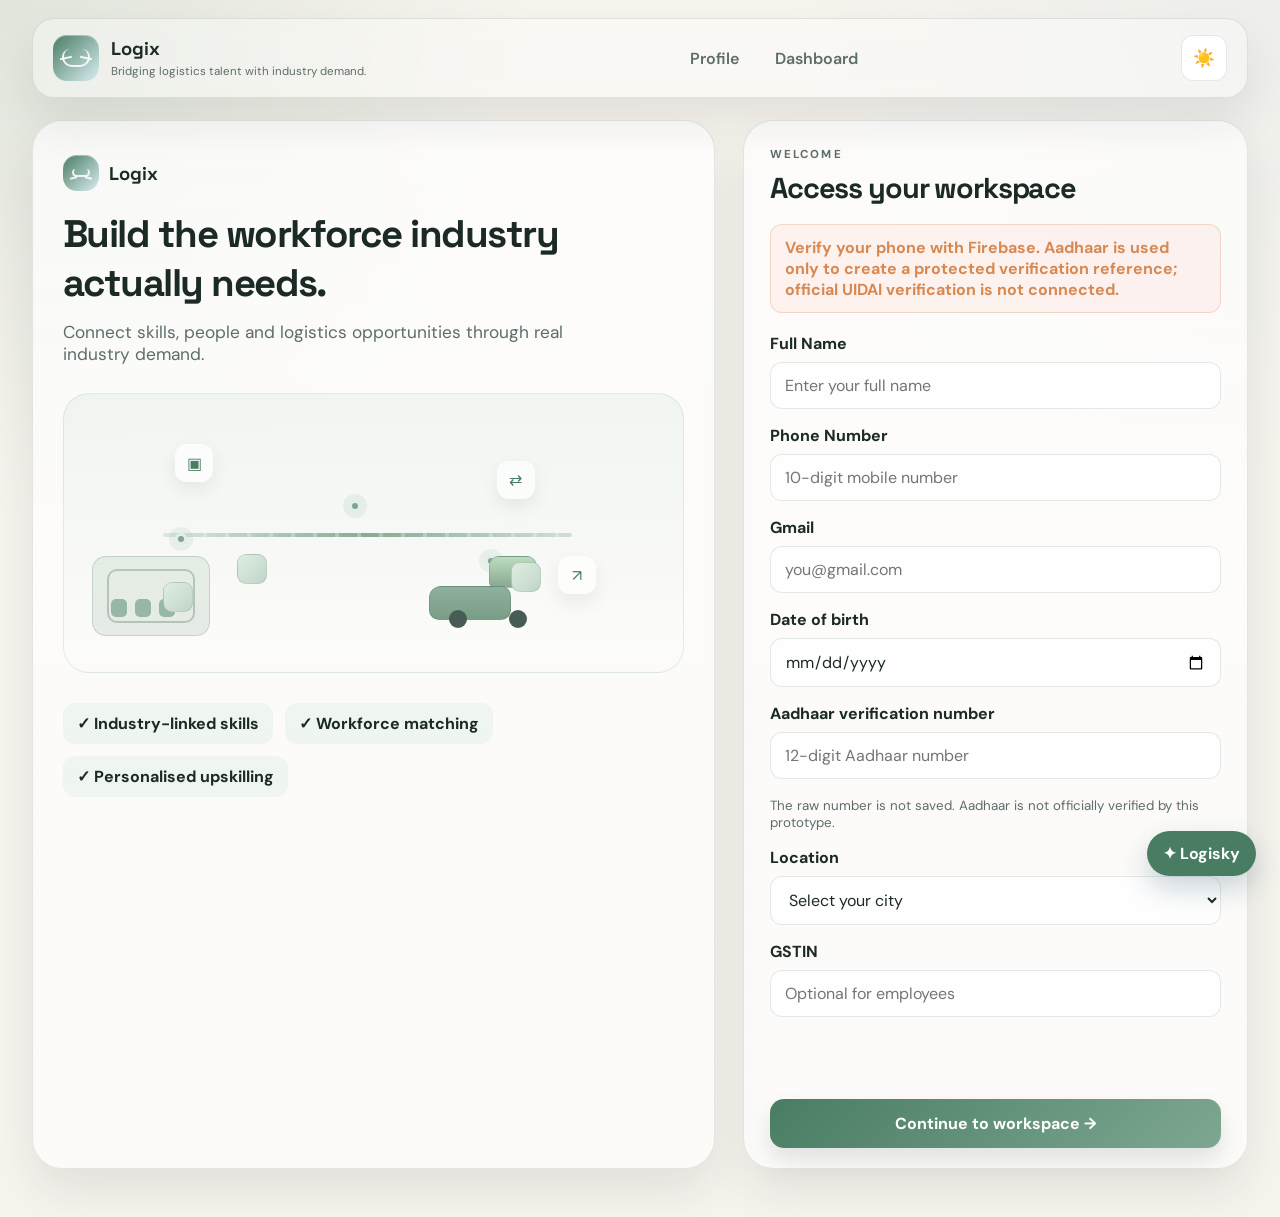
<file: index.html>
<!DOCTYPE html>
<html lang="en">
  <head>
    <meta charset="UTF-8" />
    <meta name="viewport" content="width=device-width, initial-scale=1.0" />
    <title>Logix | Logistics career and workforce platform</title>
    <meta
      name="description"
      content="Logix is a demand-driven skill development and workforce intelligence platform for India’s logistics sector."
    />
    <link rel="preconnect" href="https://fonts.googleapis.com" />
    <link rel="preconnect" href="https://fonts.gstatic.com" crossorigin />
    <link
      href="https://fonts.googleapis.com/css2?family=DM+Sans:wght@400;500;700&family=Space+Grotesk:wght@500;600;700&display=swap"
      rel="stylesheet"
    />
    <link rel="stylesheet" href="style.css" />
  </head>
  <body>
    <div class="page-shell">
      <header class="topbar">
        <div class="brand-wrap" aria-label="Logix brand">
          <div class="brand-mark" aria-hidden="true">
            <span class="bridge-shape"></span>
          </div>
          <div class="brand-text">
            <span class="brand-name">Logix</span>
            <small>Bridging logistics talent with industry demand.</small>
          </div>
        </div>

        <nav class="main-nav" aria-label="Main navigation" id="mainNav" hidden>
          <button class="nav-link active" data-view="profile">Profile</button>
          <button class="nav-link" data-view="dashboard">Dashboard</button>
          <button class="nav-link employee-only" data-view="skills">Skills</button>
          <button class="nav-link employee-only" data-view="learning">Learning</button>
          <button class="nav-link employee-only" data-view="jobs">Jobs</button>
          <button class="nav-link employer-only" data-view="hire">Hire Employee</button>
          <button class="nav-link employer-only" data-view="insights">Insights</button>
        </nav>

        <button id="themeToggle" class="theme-toggle" aria-label="Toggle dark mode">
          <span class="toggle-icon">☀️</span>
        </button>
      </header>

      <main class="app-main">
        <section id="login-page" class="page active" data-view="login">
          <div class="login-layout">
            <div class="login-visual panel">
              <div class="brand-inline">
                <div class="brand-mark small" aria-hidden="true">
                  <span class="bridge-shape"></span>
                </div>
                <span class="brand-name">Logix</span>
              </div>

              <h1>Build the workforce industry actually needs.</h1>
              <p>
                Connect skills, people and logistics opportunities through real industry demand.
              </p>

              <div class="route-illustration" aria-hidden="true">
                <div class="warehouse warehouse-left">
                  <span></span>
                  <span></span>
                  <span></span>
                </div>
                <div class="route-line"></div>
                <div class="route-node node-1"></div>
                <div class="route-node node-2"></div>
                <div class="route-node node-3"></div>
                <div class="truck">
                  <div class="truck-cabin"></div>
                  <div class="truck-body"></div>
                  <div class="wheel wheel-1"></div>
                  <div class="wheel wheel-2"></div>
                </div>
                <div class="box box-1"></div>
                <div class="box box-2"></div>
                <div class="box box-3"></div>
                <div class="icon icon-warehouse">▣</div>
                <div class="icon icon-route">⇄</div>
                <div class="icon icon-trend">↗</div>
              </div>

              <ul class="feature-list" aria-label="Key benefits">
                <li>✓ Industry-linked skills</li>
                <li>✓ Workforce matching</li>
                <li>✓ Personalised upskilling</li>
              </ul>
            </div>

            <div class="login-card panel">
              <div class="card-header">
                <p class="eyebrow">Welcome</p>
                <h2>Access your workspace</h2>
              </div>

              <div class="demo-alert">
                Verify your phone with Firebase. Aadhaar is used only to create a protected verification reference; official UIDAI verification is not connected.
              </div>

              <form id="loginForm" novalidate>
                <div class="field-group">
                  <label for="fullName">Full Name</label>
                  <input id="fullName" name="fullName" type="text" placeholder="Enter your full name" />
                </div>

                <div class="field-group">
                  <label for="phoneNumber">Phone Number</label>
                  <input id="phoneNumber" name="phoneNumber" type="tel" inputmode="numeric" maxlength="10" placeholder="10-digit mobile number" />
                </div>

                <div class="field-group">
                  <label for="emailAddress">Gmail</label>
                  <input id="emailAddress" name="emailAddress" type="email" placeholder="you@gmail.com" autocomplete="email" required />
                </div>

                <div class="field-group">
                  <label for="dateOfBirth">Date of birth</label>
                  <input id="dateOfBirth" name="dateOfBirth" type="date" autocomplete="bday" required />
                </div>

                <div class="field-group">
                  <label for="aadhaarNumber">Aadhaar verification number</label>
                  <input id="aadhaarNumber" name="aadhaarNumber" type="text" inputmode="numeric" maxlength="12" placeholder="12-digit Aadhaar number" autocomplete="off" required />
                  <small class="muted">The raw number is not saved. Aadhaar is not officially verified by this prototype.</small>
                </div>

                <div class="field-group">
                  <label for="locationCity">Location</label>
                  <select id="locationCity" name="locationCity" required>
                    <option value="">Select your city</option>
                    <option>Delhi NCR</option>
                    <option>Bengaluru</option>
                    <option>Mumbai</option>
                    <option>Pune</option>
                    <option>Hyderabad</option>
                    <option>Chennai</option>
                  </select>
                </div>

                <div class="field-group">
                  <label for="gstinNumber">GSTIN</label>
                  <input id="gstinNumber" name="gstinNumber" type="text" minlength="15" maxlength="15" placeholder="Optional for employees" />
                </div>

                <div id="formMessage" class="form-message" aria-live="polite"></div>

                <div id="otpGroup" class="field-group hidden">
                  <label for="otpCode">One-time password</label>
                  <input id="otpCode" name="otpCode" type="text" inputmode="numeric" maxlength="6" autocomplete="one-time-code" placeholder="Enter the 6-digit OTP" />
                  <small id="otpStatus" class="otp-status" aria-live="polite"></small>
                </div>

                <div id="recaptcha-container" class="recaptcha-container" aria-label="Phone verification"></div>

                <button id="loginSubmit" type="submit" class="primary-btn wide-btn">
                  Continue to workspace →
                </button>
              </form>
            </div>
          </div>
        </section>

        <section id="role-page" class="page hidden" data-view="role">
          <div class="page-header narrow">
            <p class="eyebrow">Your workspace</p>
            <h2>What brings you to Logix?</h2>
            <p class="muted">Choose your role to get a workspace built around your needs.</p>
          </div>

          <div class="role-grid">
            <article class="role-card">
              <div class="role-icon" aria-hidden="true">👷</div>
              <h3>Employee</h3>
              <p>
                Build your skills, discover relevant logistics opportunities and grow with changing industry demand.
              </p>
              <button class="primary-btn role-btn" data-role="employee">Open Employee Workspace →</button>
            </article>

            <article class="role-card">
              <div class="role-icon" aria-hidden="true">🏭</div>
              <h3>Employer</h3>
              <p>
                Define your logistics requirements, discover skilled workers and identify capability gaps.
              </p>
              <button class="primary-btn role-btn" data-role="employer">Open Employer Workspace →</button>
            </article>
          </div>
        </section>

        <section id="employee-workspace" class="page hidden" data-view="employee-workspace">
          <div class="page-header narrow">
            <p class="eyebrow">Employee workspace</p>
            <h2>What do you want to work on today?</h2>
          </div>

          <div class="workspace-grid">
            <button class="workspace-card" data-open="profile">
              <span class="workspace-icon">👤</span>
              <span class="workspace-title">My Profile</span>
              <span class="workspace-text">Skills, credentials and readiness.</span>
            </button>
            <button class="workspace-card" data-open="dashboard">
              <span class="workspace-icon">📊</span>
              <span class="workspace-title">Skill Assessment</span>
              <span class="workspace-text">Identify strengths and gaps.</span>
            </button>
            <button class="workspace-card" data-open="learning">
              <span class="workspace-icon">🎓</span>
              <span class="workspace-title">Learning</span>
              <span class="workspace-text">Recommended courses and certifications.</span>
            </button>
            <button class="workspace-card" data-open="skills">
              <span class="workspace-icon">🧭</span>
              <span class="workspace-title">Skills</span>
              <span class="workspace-text">Find learning pathways for your next skill.</span>
            </button>
            <button class="workspace-card" data-open="jobs">
              <span class="workspace-icon">💼</span>
              <span class="workspace-title">Jobs</span>
              <span class="workspace-text">Opportunities tailored to your profile.</span>
            </button>
            <button class="workspace-card" data-open="dashboard">
              <span class="workspace-icon">🚚</span>
              <span class="workspace-title">Logistics Skills</span>
              <span class="workspace-text">Fleet, warehouse, cargo and WMS skills.</span>
            </button>
            <button class="workspace-card" data-open="insights">
              <span class="workspace-icon">📈</span>
              <span class="workspace-title">Industry Demand</span>
              <span class="workspace-text">See what employers need right now.</span>
            </button>
          </div>
        </section>

        <section id="employer-workspace" class="page hidden" data-view="employer-workspace">
          <div class="page-header narrow">
            <p class="eyebrow">Employer workspace</p>
            <h2>What are you managing today?</h2>
          </div>

          <div class="workspace-grid">
            <button class="workspace-card" data-open="hire">
              <span class="workspace-icon">🚚</span>
              <span class="workspace-title">Fleet</span>
              <span class="workspace-text">Vehicle requirements, capacity and cargo.</span>
            </button>
            <button class="workspace-card" data-open="hire">
              <span class="workspace-icon">👨‍✈️</span>
              <span class="workspace-title">Drivers</span>
              <span class="workspace-text">Driver experience and licence needs.</span>
            </button>
            <button class="workspace-card" data-open="hire">
              <span class="workspace-icon">🏭</span>
              <span class="workspace-title">Warehouse</span>
              <span class="workspace-text">Storage, size and WMS requirements.</span>
            </button>
            <button class="workspace-card" data-open="hire">
              <span class="workspace-icon">📦</span>
              <span class="workspace-title">Cargo</span>
              <span class="workspace-text">Cargo type, handling and configuration.</span>
            </button>
            <button class="workspace-card" data-open="hire">
              <span class="workspace-icon">👥</span>
              <span class="workspace-title">Workforce</span>
              <span class="workspace-text">Employee quantity, skills and experience.</span>
            </button>
            <button class="workspace-card" data-open="insights">
              <span class="workspace-icon">📊</span>
              <span class="workspace-title">Insights</span>
              <span class="workspace-text">Skill gaps and market demand.</span>
            </button>
          </div>
        </section>

        <section id="employee-onboarding-page" class="page hidden" data-view="employee-onboarding">
          <div class="page-header narrow">
            <p class="eyebrow">Employee setup</p>
            <h2>Tell us the work you want to do</h2>
            <p class="muted">Your verified phone number is used automatically.</p>
          </div>
          <form id="employeeProfileForm" class="panel onboarding-form">
            <div class="field-group"><label for="employeeName">Name</label><input id="employeeName" required maxlength="120" placeholder="Your full name" /></div>
            <div class="field-group"><label for="employeePhone">Verified phone</label><input id="employeePhone" disabled /></div>
            <div class="field-group"><label for="employeeJobPreference">Job you want to do</label><select id="employeeJobPreference" required><option value="">Select a category</option><option value="fleet">Fleet</option><option value="vehicle">Fleet / Vehicle</option><option value="warehouse">Warehouse</option><option value="driver">Driver</option><option value="cargo">Cargo</option><option value="workforce">Workforce / Labour</option></select></div>
            <div class="field-group"><label for="employeeSkills">Logistics skills (comma separated)</label><input id="employeeSkills" placeholder="WMS, cargo handling, route planning" /></div>
            <div class="field-group"><label for="employeeExperience">Years of experience</label><input id="employeeExperience" type="number" min="0" max="60" value="0" /></div>
            <div class="field-group hidden" data-employee-category="driver,fleet,vehicle"><label for="employeeVehicleType">Vehicles you can drive</label><input id="employeeVehicleType" placeholder="2-wheeler, 3-wheeler, 4-wheeler, LCV, HCV, truck, bus" /></div>
            <div class="field-group hidden" data-employee-category="driver"><label for="employeeLicenseType">Driving licence type</label><input id="employeeLicenseType" placeholder="LMV, HMV" /></div>
            <div class="field-group hidden" data-employee-category="warehouse"><label for="employeeWarehouseType">Warehouse type and experience</label><input id="employeeWarehouseType" placeholder="Cold chain, fulfillment" /></div>
            <div class="field-group hidden" data-employee-category="cargo"><label for="employeeCargoType">Boat/vessel type and cargo experience</label><input id="employeeCargoType" placeholder="Vessel type, cargo handled" /></div>
            <div class="field-group hidden" data-employee-category="workforce"><label for="employeeWorkType">Type of work and experience</label><input id="employeeWorkType" placeholder="Loading, sorting, packing, full-time" /></div>
            <div id="employeeProfileMessage" class="form-message" aria-live="polite"></div>
            <button class="primary-btn wide-btn" type="submit">Save employee profile →</button>
          </form>
        </section>

        <section id="employer-onboarding-page" class="page hidden" data-view="employer-onboarding">
          <div class="page-header narrow"><p class="eyebrow">Employer setup</p><h2>Set up your company profile</h2><p class="muted">Your GSTIN format was validated during sign in. Live government verification is not enabled in this prototype.</p></div>
          <form id="employerProfileForm" class="panel onboarding-form">
            <div class="field-group"><label for="companyName">Company name</label><input id="companyName" required maxlength="150" placeholder="Your company name" /></div>
            <div class="field-group"><label for="companyGstin">GSTIN</label><input id="companyGstin" disabled /></div>
            <div id="employerProfileMessage" class="form-message" aria-live="polite"></div>
            <button class="primary-btn wide-btn" type="submit">Save company profile →</button>
          </form>
        </section>

        <section id="hire-page" class="page hidden" data-view="hire">
          <div class="page-header narrow"><button class="back-btn" data-back type="button">← Back</button><p class="eyebrow">Employer workspace</p><h2>Hire Employee</h2><p class="muted">Choose a role to find employees registered through Logix.</p></div>
          <div class="panel onboarding-form hire-panel">
            <div class="field-group"><label for="hireJobType">Job type</label><select id="hireJobType"><option value="">Select a category</option><option value="fleet">Fleet</option><option value="vehicle">Fleet / Vehicle</option><option value="warehouse">Warehouse</option><option value="driver">Driver</option><option value="cargo">Cargo</option><option value="workforce">Workforce / Labour</option></select></div>
            <div id="hireMessage" class="form-message" aria-live="polite"></div>
            <div id="matchingEmployees" class="job-list-grid"></div>
            <div class="section-header"><h3>Your hiring requests</h3></div>
            <div id="employerHiringRequests" class="job-list-grid"></div>
            <hr />
            <h3>Post a requirement and job</h3>
            <form id="requirementForm">
              <div class="field-group"><label for="requirementTitle">Job title</label><input id="requirementTitle" required maxlength="150" placeholder="Warehouse associate" /></div>
              <div class="field-group"><label for="requirementJobType">Job type</label><select id="requirementJobType" required><option value="">Select a category</option><option value="fleet">Fleet</option><option value="vehicle">Fleet / Vehicle</option><option value="warehouse">Warehouse</option><option value="driver">Driver</option><option value="cargo">Cargo</option><option value="workforce">Workforce / Labour</option></select></div>
              <div class="field-group"><label for="requirementCity">City</label><select id="requirementCity" required><option value="">Select city</option><option>Delhi NCR</option><option>Bengaluru</option><option>Mumbai</option><option>Pune</option><option>Hyderabad</option><option>Chennai</option></select></div>
              <div class="field-group"><label for="requirementDescription">Work description</label><textarea id="requirementDescription" required minlength="10" maxlength="5000" rows="3"></textarea></div>
              <div class="field-group"><label for="requirementSkills">Required skills (comma separated)</label><input id="requirementSkills" placeholder="WMS, inventory control" /></div>
              <div class="field-group"><label for="requirementExperience">Minimum years of experience</label><input id="requirementExperience" type="number" min="0" value="0" /></div>
              <div class="field-group hidden" data-requirement-category="driver,fleet,vehicle"><label for="requirementVehicle">Vehicle requirement</label><input id="requirementVehicle" placeholder="2-wheeler, 3-wheeler, 4-wheeler, LCV, HCV, truck, bus" /></div>
              <div class="field-group hidden" data-requirement-category="driver"><label for="requirementLicense">Driving licence requirement</label><input id="requirementLicense" placeholder="LMV, HMV" /></div>
              <div class="field-group hidden" data-requirement-category="warehouse"><label for="requirementWarehouse">Warehouse requirement</label><input id="requirementWarehouse" placeholder="Cold chain, fulfillment" /></div>
              <div class="field-group hidden" data-requirement-category="cargo"><label for="requirementCargo">Cargo / vessel requirement</label><input id="requirementCargo" placeholder="Vessel type, refrigerated or general cargo" /></div>
              <div class="field-group hidden" data-requirement-category="workforce"><label for="requirementWorkType">Workforce requirement</label><input id="requirementWorkType" placeholder="Loading, sorting, packing" /></div>
              <div id="requirementMessage" class="form-message" aria-live="polite"></div>
              <button class="primary-btn" type="submit">Save requirement and publish job →</button>
            </form>
          </div>
        </section>

        <section id="profile-page" class="page hidden" data-view="profile">
          <div class="page-header narrow">
            <button class="back-btn" data-back type="button">← Back</button>
            <p class="eyebrow">Profile</p>
            <h2>My profile</h2>
          </div>

          <div class="profile-layout">
            <div class="panel profile-card">
              <div class="profile-header">
                <div class="avatar">LS</div>
                <div>
                  <h3 id="profileName">User Name</h3>
                  <p id="profileRole">Employee</p>
                </div>
              </div>

              <div class="profile-meta-grid">
                <div class="meta-item">
                  <span>Phone</span>
                  <strong id="profilePhone">+91 ••••••000</strong>
                </div>
                <div class="meta-item">
                  <span>City</span>
                  <strong id="profileCity">Pune</strong>
                </div>
                <div class="meta-item">
                  <span>Skill Readiness</span>
                  <strong id="profileReadiness">—</strong>
                </div>
                <div class="meta-item">
                  <span>Credentials</span>
                  <strong id="profileSkillCount">—</strong>
                </div>
              </div>
            </div>

            <div class="panel profile-card">
              <div class="section-header small-gap">
                <h3>Skills summary</h3>
              </div>
              <ul id="profileSkills" class="mini-list">
                <li>Your saved logistics skills will appear here.</li>
              </ul>
            </div>

            <div class="panel profile-card">
              <div class="section-header small-gap">
                <h3>Account preferences</h3>
              </div>
              <div class="toggle-row">
                <label for="profileThemeToggle">Dark mode</label>
                <button id="profileThemeToggle" class="switch-button" type="button" aria-label="Toggle dark mode">
                  <span class="switch-knob"></span>
                </button>
              </div>
              <div class="toggle-row">
                <label>Notifications</label>
                <span class="tag-status">Enabled</span>
              </div>
              <div class="toggle-row">
                <label>Job alerts</label>
                <span class="tag-status">Active</span>
              </div>
              <button id="logoutBtn" class="danger-btn full-width" type="button">Logout</button>
            </div>

            <div id="hiringRequestsCard" class="panel profile-card hidden">
              <div class="section-header small-gap"><h3>Hiring requests</h3></div>
              <div id="hiringRequests"></div>
            </div>
          </div>
        </section>

        <section id="dashboard-page" class="page hidden" data-view="dashboard">
          <div class="page-header employee-header">
            <div>
              <button class="back-btn" data-back type="button">← Back</button>
              <p class="eyebrow">Dashboard</p>
              <h2 id="dashboardTitle">Good to see you, Team Member.</h2>
            </div>
            <div class="city-select-wrap">
              <label for="dashboardCity">Location</label>
              <select id="dashboardCity">
                <option>Delhi NCR</option>
                <option>Bengaluru</option>
                <option>Mumbai</option>
                <option>Pune</option>
                <option>Hyderabad</option>
                <option>Chennai</option>
              </select>
            </div>
          </div>

          <div id="employeeDashboard" class="dashboard-shell">
            <div class="summary-grid">
              <article class="metric-card interactive" data-open="dashboard">
                <div class="metric-header"><span>Skill coverage</span><strong id="employeeReadiness">—</strong></div>
                <div class="progress-bar"><span id="employeeReadinessBar" style="width:0%"></span></div>
              </article>
              <article class="metric-card interactive" data-open="jobs">
                <div class="metric-header"><span>Matching jobs</span><strong id="employeeMatchCount">—</strong></div>
                <p class="metric-footnote">Based on employer-posted jobs</p>
              </article>
              <article class="metric-card interactive" data-open="profile">
                <div class="metric-header"><span>Profile skills</span><strong id="employeeCredentialCount">—</strong></div>
                <p class="metric-footnote">Skills you added to your profile</p>
              </article>
            </div>

            <div class="content-grid">
              <section class="panel info-panel interactive" data-open="dashboard">
                <div class="section-header"><h3>Skill gaps</h3></div>
                <ul id="employeeDashboardGaps" class="mini-list"><li>Post your skills and employers' requirements to see skill gaps.</li></ul>
              </section>

              <section class="panel info-panel interactive" data-open="learning">
                <div class="section-header"><h3>Recommended learning</h3></div>
                <div class="story-card"><h4>Learning recommendations</h4><p>Recommendations are based on Firestore skill gaps and the curated learning catalogue.</p></div>
              </section>
            </div>

            <section class="panel info-panel">
              <div class="section-header"><h3>Current industry demand</h3></div>
              <div id="employeeDemand" class="demand-list compact"><p class="muted">Demand insights appear when employers publish requirements.</p></div>
            </section>

            <section class="panel info-panel">
              <div class="section-header"><h3>Recent activity</h3></div>
              <div class="activity-list">
                <div class="activity-item"><span>No recent activity recorded yet.</span></div>
              </div>
            </section>
          </div>

          <div id="employerDashboard" class="dashboard-shell hidden">
            <div class="summary-grid">
              <article class="metric-card interactive" data-open="dashboard">
                <div class="metric-header"><span>Active requirements</span><strong id="employerRequirementCount">—</strong></div>
                <p class="metric-footnote">Your Firestore requirements</p>
              </article>
              <article class="metric-card interactive" data-open="dashboard">
                <div class="metric-header"><span>Fleet / vehicle requirements</span><strong id="employerFleetCount">—</strong></div>
                <p class="metric-footnote">Your active fleet categories</p>
              </article>
              <article class="metric-card interactive" data-open="dashboard">
                <div class="metric-header"><span>Skills requested</span><strong id="employerGapCount">—</strong></div>
                <p class="metric-footnote">Distinct skills across your requirements</p>
              </article>
            </div>

            <div class="content-grid">
              <section class="panel info-panel interactive" data-open="dashboard">
                <div class="section-header"><h3>Warehouse requirements</h3></div>
                <ul id="employerDashboardRequirements" class="mini-list"><li>Publish a requirement to see it here.</li></ul>
              </section>

              <section class="panel info-panel interactive" data-open="insights">
                <div class="section-header"><h3>Matching results</h3></div>
                <div class="story-card"><h4 id="employerCandidateCount">Candidate matches use registered Firestore employee profiles.</h4><p>Matches are ranked by category, skills, city and experience.</p></div>
              </section>
            </div>

            <section class="panel info-panel">
              <div class="section-header"><h3>Industry demand</h3></div>
              <div id="employerDemand" class="demand-list compact"><p class="muted">Demand insights appear when employers publish requirements.</p></div>
            </section>
          </div>
        </section>

        <section id="jobs-page" class="page hidden" data-view="jobs">
          <div class="page-header narrow">
            <button class="back-btn" data-back type="button">← Back</button>
            <p class="eyebrow">Jobs</p>
            <h2>Logistics opportunities</h2>
          </div>

          <div class="filters-panel panel">
            <div class="filter-grid">
              <label>
                <span>City</span>
                <select id="filterCity">
                  <option value="All">All cities</option>
                  <option>Delhi NCR</option>
                  <option>Bengaluru</option>
                  <option>Mumbai</option>
                  <option>Pune</option>
                  <option>Hyderabad</option>
                  <option>Chennai</option>
                </select>
              </label>

              <label>
                <span>Job category</span>
                <select id="filterCategory">
                  <option value="All">All categories</option>
                  <option>Warehouse</option>
                  <option>Fleet</option>
                  <option>Vehicle</option>
                  <option>Driver</option>
                  <option>Cargo</option>
                  <option>Workforce</option>
                </select>
              </label>

              <label>
                <span>Experience</span>
                <select id="filterExperience">
                  <option value="All">All experience</option>
                  <option>0-1 years</option>
                  <option>1-3 years</option>
                  <option>3-5 years</option>
                  <option>5+ years</option>
                </select>
              </label>

              <label>
                <span>Skills</span>
                <select id="filterSkill">
                  <option value="All">All skills</option>
                  <option>WMS</option>
                  <option>Cold Chain</option>
                  <option>Inventory</option>
                  <option>Route Planning</option>
                  <option>Fleet Management</option>
                  <option>Documentation</option>
                </select>
              </label>

              <label>
                <span>Employment type</span>
                <select id="filterEmployment">
                  <option value="All">All types</option>
                  <option>Full time</option>
                  <option>Contract</option>
                  <option>Temporary</option>
                  <option>Internship</option>
                </select>
              </label>
            </div>
          </div>

          <div id="jobsList" class="job-list-grid"></div>
        </section>

        <section id="skills-page" class="page hidden" data-view="skills">
          <div class="page-header narrow">
            <button class="back-btn" data-back type="button">← Back</button>
            <p class="eyebrow">Employee skills</p>
            <h2>Which skill do you want to develop?</h2>
            <p class="muted">Start with one skill. Logix will connect it to credible learning pathways and career readiness.</p>
          </div>

          <section class="panel skills-discovery-panel">
            <label class="skill-search-label" for="skillSearch">Search skills</label>
            <input id="skillSearch" class="skill-search" type="search" placeholder="Try WMS, cold chain or analytics" />
            <div class="section-header skill-section-header"><h3>Popular skills</h3><span class="muted">Select one to see relevant resources</span></div>
            <div id="popularSkills" class="chips-wrap"></div>
          </section>

          <section id="skillResults" class="skill-results hidden">
            <div class="section-header">
              <div>
                <p class="eyebrow">Selected pathway</p>
                <h3 id="skillResultsTitle">Courses for Warehouse Management</h3>
              </div>
              <button id="clearSkill" class="secondary-btn" type="button">Clear</button>
            </div>
            <div class="compact-filters">
              <select id="skillProviderFilter" aria-label="Filter by provider type">
                <option value="All">All providers</option>
                <option value="Government / Public">Government / Government-backed</option>
                <option value="Industry / Professional">Professional / Industry</option>
              </select>
              <select id="skillLevelFilter" aria-label="Filter by difficulty">
                <option value="All">All levels</option>
                <option>Beginner</option>
                <option>Intermediate</option>
                <option>Advanced</option>
              </select>
            </div>
            <div id="skillCourseList" class="learning-grid"></div>
          </section>
        </section>

        <section id="learning-page" class="page hidden" data-view="learning">
          <div class="page-header narrow">
            <button class="back-btn" data-back type="button">← Back</button>
            <p class="eyebrow">Learning hub</p>
            <h2>Logistics Learning Hub</h2>
            <p class="muted">Connect the skill gap with credible learning pathways.</p>
          </div>

          <div id="skillGapSummary"></div>
          <div id="learningList" class="learning-grid"></div>
        </section>

        <section id="insights-page" class="page hidden" data-view="insights">
          <div class="page-header narrow">
            <button class="back-btn" data-back type="button">← Back</button>
            <p class="eyebrow">Insights</p>
            <h2>Logistics Skill Intelligence</h2>
          </div>

          <div class="insights-grid">
            <div class="panel info-panel">
              <div class="section-header"><h3>Most demanded skills</h3></div>
              <div id="insightSkills" class="chart-list"><p class="muted">Employer requirement data will appear here.</p></div>
            </div>

            <div class="panel info-panel">
              <div class="section-header"><h3>Regional skill gaps</h3></div>
              <ul id="insightCities" class="mini-list"><li>Employer requirement data will appear here.</li></ul>
            </div>
          </div>

          <div class="panel info-panel">
            <div class="section-header"><h3>Logistics skills</h3></div>
            <div id="insightRoles" class="chips-wrap"><span class="muted">Roles emerge from published requirements.</span></div>
          </div>
        </section>
      </main>
    </div>

    <div id="jobModal" class="modal hidden" aria-hidden="true">
      <div class="modal-backdrop" data-close-modal="true"></div>
      <div class="modal-dialog" role="dialog" aria-modal="true" aria-labelledby="jobModalTitle">
        <button class="modal-close" type="button" aria-label="Close">×</button>
        <div class="modal-body">
          <p class="eyebrow accent">Job details</p>
          <h3 id="jobModalTitle">Warehouse Associate</h3>
          <div class="job-modal-meta" id="jobModalMeta"></div>
          <div class="job-modal-section">
            <h4>Responsibilities</h4>
            <ul id="jobResponsibilities"></ul>
          </div>
          <div class="job-modal-section">
            <h4>Requirements</h4>
            <ul id="jobRequirements"></ul>
          </div>
          <button class="primary-btn wide-btn" type="button">Apply now</button>
        </div>
      </div>
    </div>

    <div id="courseModal" class="modal hidden" aria-hidden="true">
      <div class="modal-backdrop" data-close-modal="true"></div>
      <div class="modal-dialog" role="dialog" aria-modal="true" aria-labelledby="courseTitle">
        <button class="modal-close" type="button" aria-label="Close">×</button>
        <div class="modal-body">
          <p class="eyebrow accent">Course overview</p>
          <h3 id="courseTitle">Cold-Chain Handling</h3>
          <div class="course-grid">
            <div>
              <h4>Skills gained</h4>
              <ul>
                <li>Temperature-controlled storage</li>
                <li>Cold chain SOPs</li>
                <li>Inventory integrity checks</li>
              </ul>
            </div>
            <div>
              <h4>Estimated duration</h4>
              <p>4 weeks • 6 hours / week</p>
              <h4>Industry demand</h4>
              <p>High demand in Pune, Hyderabad and Chennai</p>
            </div>
          </div>
          <div class="course-jobs">
            <h4>Related jobs</h4>
            <p>Cold Chain Associate • Warehouse Supervisor • Last-Mile Operations Lead</p>
          </div>
          <button class="primary-btn wide-btn" type="button">Start course</button>
        </div>
      </div>
    </div>

    <div id="logiskyWidget" class="logisky-widget">
      <button id="logiskyToggle" class="logisky-toggle" type="button" aria-expanded="false" aria-controls="logiskyPanel">✦ <span>Logisky</span></button>
      <section id="logiskyPanel" class="logisky-panel hidden" aria-label="Logisky logistics assistant">
        <div class="logisky-header"><div><strong>Logisky</strong><span>Your Logistics AI Assistant</span></div><button id="logiskyClose" class="icon-btn" type="button" aria-label="Close Logisky">×</button></div>
        <p class="logisky-prompt">Ask me anything about logistics.</p>
        <div id="logiskyMessages" class="logisky-messages" aria-live="polite"><div class="logisky-message assistant">Hi. I can help with logistics skills, courses, jobs and operations.</div></div>
        <div class="logisky-suggestions">
          <button type="button" data-question="Which skills are important for warehouse jobs?">Warehouse skills</button>
          <button type="button" data-question="What is WMS?">What is WMS?</button>
        </div>
        <form id="logiskyForm" class="logisky-form"><input id="logiskyInput" type="text" placeholder="Ask a logistics question" aria-label="Ask Logisky" /><button type="submit" aria-label="Send question">↑</button></form>
      </section>
    </div>

    <script type="module" src="frontend/firebase-auth.js"></script>
    <script src="script.js"></script>
  </body>
</html>
</file>
<file: style.css>
:root {
  --bg: #f7f4ee;
  --panel: rgba(255, 255, 255, 0.8);
  --panel-strong: #ffffff;
  --panel-soft: #edf5ef;
  --panel-alt: #e7f0f2;
  --text: #1b2a24;
  --text-soft: #5d6d69;
  --primary: #7ea791;
  --primary-strong: #497d63;
  --primary-soft: rgba(126, 167, 145, 0.14);
  --secondary: #d9edf2;
  --accent: #f4d0a8;
  --success: #6fa17f;
  --warning: #d88952;
  --danger: #d96f5f;
  --shadow: 0 22px 46px rgba(24, 38, 33, 0.09);
  --line: rgba(48, 66, 59, 0.12);
  --radius: 24px;
}

body[data-theme='dark'] {
  --bg: #121b1a;
  --panel: rgba(23, 31, 29, 0.9);
  --panel-strong: #1d2d2a;
  --panel-soft: #23352f;
  --panel-alt: #243b3a;
  --text: #edf6f1;
  --text-soft: #c4d5ce;
  --primary: #8ab199;
  --primary-strong: #cce7d3;
  --primary-soft: rgba(138, 177, 153, 0.18);
  --secondary: rgba(136, 177, 197, 0.19);
  --accent: #f0c192;
  --success: #9ad2a4;
  --warning: #f2b481;
  --danger: #f49d91;
  --shadow: 0 20px 44px rgba(0, 0, 0, 0.35);
  --line: rgba(200, 214, 207, 0.1);
}

body.employee-mode {
  --primary: #16a9c4;
  --primary-strong: #087cbb;
  --primary-soft: rgba(22, 169, 196, 0.15);
  --secondary: #baf3df;
  --accent: #f7cd4c;
}

body.employer-mode {
  --primary: #7553b8;
  --primary-strong: #4b248d;
  --primary-soft: rgba(117, 83, 184, 0.14);
  --secondary: #ddd0fa;
  --accent: #9a86de;
}

* {
  box-sizing: border-box;
}

html {
  scroll-behavior: smooth;
}

body {
  margin: 0;
  font-family: 'DM Sans', sans-serif;
  background:
    radial-gradient(circle at top left, rgba(122, 163, 138, 0.18), transparent 30%),
    radial-gradient(circle at top right, rgba(168, 201, 214, 0.12), transparent 28%),
    var(--bg);
  color: var(--text);
  transition: background 0.25s ease, color 0.25s ease;
}

button,
input,
select {
  font: inherit;
}

button {
  cursor: pointer;
}

img {
  max-width: 100%;
}

h1,
h2,
h3,
h4,
h5,
h6 {
  margin: 0;
  font-family: 'Space Grotesk', sans-serif;
  letter-spacing: -0.04em;
}

p {
  margin: 0;
}

button,
input,
select {
  outline: none;
}

.page-shell {
  min-height: 100vh;
  padding: 18px 32px 48px;
}

.topbar {
  max-width: 1320px;
  width: min(1320px, 100%);
  margin: 0 auto 22px;
  display: flex;
  align-items: center;
  justify-content: space-between;
  gap: 18px;
  padding: 16px 20px;
  background: rgba(255, 255, 255, 0.35);
  backdrop-filter: blur(10px);
  border: 1px solid var(--line);
  border-radius: 22px;
  box-shadow: var(--shadow);
  position: sticky;
  top: 18px;
  z-index: 20;
}

body[data-theme='dark'] .topbar {
  background: rgba(17, 25, 24, 0.82);
}

.brand-wrap {
  display: flex;
  align-items: center;
  gap: 12px;
}

.brand-mark {
  width: 46px;
  height: 46px;
  border-radius: 14px;
  background: linear-gradient(135deg, var(--primary-strong), var(--secondary));
  position: relative;
  box-shadow: inset 0 1px 0 rgba(255,255,255,0.38);
}

.brand-mark.small {
  width: 36px;
  height: 36px;
}

.bridge-shape {
  position: absolute;
  inset: 14px 9px 14px 9px;
  display: block;
  border: 2px solid rgba(255,255,255,0.86);
  border-top: 0;
  border-radius: 8px 8px 10px 10px;
}

.bridge-shape::before,
.bridge-shape::after {
  content: '';
  position: absolute;
  top: 8px;
  width: 100%;
  height: 2px;
  background: rgba(255, 255, 255, 0.86);
}

.bridge-shape::before {
  left: 0;
  transform: translateX(-4px) rotate(-12deg);
  width: 50%;
}

.bridge-shape::after {
  right: 0;
  transform: translateX(4px) rotate(12deg);
  width: 50%;
}

.brand-text {
  display: flex;
  flex-direction: column;
  gap: 4px;
}

.brand-name {
  font-family: 'Space Grotesk', sans-serif;
  font-size: 1.15rem;
  font-weight: 700;
}

.brand-text small {
  color: var(--text-soft);
  font-size: 0.72rem;
}

.main-nav {
  display: flex;
  align-items: center;
  justify-content: center;
  gap: 8px;
  flex-wrap: wrap;
}

.nav-link {
  background: transparent;
  border: 0;
  color: var(--text-soft);
  padding: 10px 14px;
  border-radius: 12px;
  font-weight: 600;
  transition: background 0.2s ease, transform 0.2s ease, color 0.2s ease;
}

.nav-link.active,
.nav-link:hover {
  background: var(--primary-soft);
  color: var(--text);
}

.theme-toggle {
  width: 46px;
  height: 46px;
  display: grid;
  place-items: center;
  border: 1px solid var(--line);
  border-radius: 12px;
  background: var(--panel-strong);
  font-size: 1.1rem;
}

.app-main {
  max-width: 1320px;
  margin: 0 auto;
}

.page {
  display: none;
  animation: fadeIn 0.35s ease;
}

.page.active {
  display: block;
}

.hidden {
  display: none !important;
}

@keyframes fadeIn {
  from {
    opacity: 0;
    transform: translateY(6px);
  }
  to {
    opacity: 1;
    transform: translateY(0);
  }
}

@keyframes moveTruck {
  0% { transform: translateX(-20px); }
  50% { transform: translateX(18px); }
  100% { transform: translateX(-20px); }
}

@keyframes floatBox {
  0%, 100% { transform: translateY(0); }
  50% { transform: translateY(-9px); }
}

@keyframes pulseNode {
  0%, 100% { transform: scale(1); opacity: 0.8; }
  50% { transform: scale(1.15); opacity: 1; }
}

.login-layout {
  display: grid;
  grid-template-columns: 1.15fr 0.85fr;
  gap: 28px;
  align-items: stretch;
}

.panel {
  background: linear-gradient(180deg, rgba(255,255,255,0.72), rgba(255,255,255,0.62));
  border: 1px solid var(--line);
  border-radius: 30px;
  box-shadow: var(--shadow);
}

body[data-theme='dark'] .panel {
  background: linear-gradient(180deg, rgba(29, 39, 37, 0.95), rgba(18, 27, 26, 0.9));
}

.login-visual {
  padding: 34px 30px 26px;
  position: relative;
  overflow: hidden;
}

.brand-inline {
  display: flex;
  align-items: center;
  gap: 10px;
  margin-bottom: 18px;
}

.login-visual h1 {
  font-size: clamp(2.4rem, 3vw, 3.8rem);
  margin-bottom: 14px;
  max-width: 560px;
}

.login-visual p {
  color: var(--text-soft);
  font-size: 1.08rem;
  max-width: 560px;
}

.route-illustration {
  position: relative;
  height: 280px;
  margin-top: 28px;
  background: linear-gradient(180deg, rgba(219, 234, 223, 0.35), rgba(255,255,255,0.08));
  border: 1px solid rgba(122, 163, 138, 0.18);
  border-radius: 26px;
  overflow: hidden;
}

.route-line {
  position: absolute;
  left: 16%;
  right: 18%;
  top: 50%;
  height: 4px;
  border-radius: 999px;
  background: linear-gradient(90deg, rgba(122,163,138,0.2), rgba(122,163,138,0.9), rgba(122,163,138,0.3));
}

.route-line::before {
  content: '';
  position: absolute;
  inset: 0;
  background: repeating-linear-gradient(90deg, transparent 0 18px, rgba(255,255,255,0.4) 18px 22px);
  opacity: 0.7;
}

.route-node {
  position: absolute;
  width: 12px;
  height: 12px;
  border-radius: 50%;
  background: var(--primary);
  border: 3px solid rgba(255,255,255,0.8);
  box-shadow: 0 0 0 6px rgba(122,163,138,0.12);
  animation: pulseNode 2.4s ease-in-out infinite;
}

.node-1 { left: 18%; top: 50%; }
.node-2 { left: 46%; top: 38%; }
.node-3 { left: 68%; top: 58%; }

.warehouse {
  position: absolute;
  bottom: 36px;
  width: 118px;
  height: 80px;
  border: 1px solid rgba(122,163,138,0.32);
  border-radius: 14px;
  background: linear-gradient(180deg, rgba(140,183,155,0.18), rgba(124,154,130,0.16));
  padding: 18px 12px;
}

.warehouse::before {
  content: '';
  position: absolute;
  inset: 12px 14px 12px 14px;
  border: 2px solid rgba(89,120,109,0.35);
  border-radius: 10px;
}

.warehouse span {
  position: absolute;
  width: 16px;
  height: 18px;
  bottom: 18px;
  background: rgba(130,171,149,0.8);
  border-radius: 5px;
}

.warehouse span:nth-child(1) { left: 18px; }
.warehouse span:nth-child(2) { left: 42px; }
.warehouse span:nth-child(3) { left: 66px; }

.warehouse-left { left: 28px; }

.truck {
  position: absolute;
  left: 56%;
  bottom: 44px;
  width: 150px;
  height: 72px;
  animation: moveTruck 5.4s ease-in-out infinite;
}

.truck-cabin {
  position: absolute;
  right: 24px;
  width: 48px;
  height: 32px;
  border-radius: 10px 10px 8px 6px;
  background: linear-gradient(180deg, #bcdcbd, #8aa892);
  border: 1px solid rgba(62,89,76,0.2);
}

.truck-body {
  position: absolute;
  left: 18px;
  right: 50px;
  bottom: 8px;
  height: 34px;
  border-radius: 12px 10px 10px 10px;
  background: linear-gradient(180deg, #8eb09f, #7a9d87);
  border: 1px solid rgba(62,89,76,0.22);
}

.wheel {
  position: absolute;
  width: 18px;
  height: 18px;
  border-radius: 50%;
  bottom: 0;
  background: #485c55;
}

.wheel-1 { left: 38px; }
.wheel-2 { right: 34px; }

.box {
  position: absolute;
  width: 30px;
  height: 30px;
  border-radius: 9px;
  border: 1px solid rgba(79,109,93,0.2);
  background: linear-gradient(135deg, #dfeee2, #bfd5c7);
  animation: floatBox 3.2s ease-in-out infinite;
}

.box-1 { left: 16%; bottom: 60px; animation-delay: 0.3s; }
.box-2 { left: 28%; bottom: 88px; animation-delay: 1s; }
.box-3 { right: 23%; bottom: 80px; animation-delay: 1.5s; }

.icon {
  position: absolute;
  width: 38px;
  height: 38px;
  display: grid;
  place-items: center;
  border-radius: 12px;
  background: rgba(255,255,255,0.7);
  box-shadow: 0 8px 18px rgba(30,64,53,0.08);
  color: var(--primary-strong);
}

.icon-warehouse { left: 18%; top: 18%; }
.icon-route { right: 24%; top: 24%; }
.icon-trend { right: 14%; bottom: 28%; }

.feature-list {
  list-style: none;
  margin: 30px 0 0;
  padding: 0;
  display: flex;
  flex-wrap: wrap;
  gap: 12px;
  color: var(--text);
  font-weight: 700;
}

.feature-list li {
  background: rgba(151,194,169,0.12);
  padding: 10px 14px;
  border-radius: 12px;
}

.login-card {
  padding: 26px 26px 20px;
  display: flex;
  flex-direction: column;
  justify-content: center;
}

.card-header {
  margin-bottom: 18px;
}

.card-header h2 {
  font-size: clamp(1.8rem, 2vw, 2.5rem);
}

.eyebrow {
  letter-spacing: 0.13rem;
  text-transform: uppercase;
  font-size: 0.72rem;
  color: var(--text-soft);
  font-weight: 700;
  margin-bottom: 8px;
}

.demo-alert {
  margin-bottom: 20px;
  padding: 12px 14px;
  border-radius: 12px;
  background: rgba(255, 201, 183, 0.18);
  border: 1px solid rgba(208, 132, 82, 0.25);
  color: var(--warning);
  font-weight: 700;
}

#loginForm {
  display: flex;
  flex-direction: column;
  gap: 16px;
}

.onboarding-form {
  max-width: 560px;
  margin: 0 auto;
  padding: 28px;
}

.hire-panel { max-width: 980px; }

.request-card {
  display: grid;
  gap: 9px;
  padding: 14px 0;
  border-bottom: 1px solid var(--line);
}

.request-card:last-child { border-bottom: 0; }

.field-group {
  display: flex;
  flex-direction: column;
  gap: 8px;
}

.recaptcha-container {
  display: flex;
  justify-content: center;
  margin: 0 0 14px;
}

.field-group label,
.city-select-wrap label,
.filter-grid label span {
  font-weight: 700;
}

.field-group input,
.field-group select,
.filter-grid select,
#dashboardCity,
#employeeCity {
  background: rgba(255,255,255,0.72);
  border: 1px solid var(--line);
  border-radius: 12px;
  padding: 12px 14px;
  color: var(--text);
}

body[data-theme='dark'] .field-group input,
body[data-theme='dark'] .field-group select,
body[data-theme='dark'] .filter-grid select,
body[data-theme='dark'] #dashboardCity,
body[data-theme='dark'] #employeeCity {
  background: rgba(14, 21, 20, 0.7);
}

.field-group input:focus,
.field-group select:focus,
.filter-grid select:focus,
#dashboardCity:focus,
#employeeCity:focus {
  outline: none;
  border-color: rgba(122,163,138,0.9);
  box-shadow: 0 0 0 4px rgba(122,163,138,0.12);
}

.otp-row {
  display: grid;
  grid-template-columns: minmax(0, 1fr) auto;
  gap: 10px;
  align-items: center;
}

.ghost-btn,
.primary-btn,
.danger-btn,
.counter-btn,
.modal-close,
.switch-button {
  transition: transform 0.2s ease, box-shadow 0.2s ease, background 0.2s ease;
}

.ghost-btn {
  background: var(--panel-soft);
  border: 1px solid var(--line);
  border-radius: 12px;
  padding: 12px 14px;
  font-weight: 700;
}

.primary-btn,
.danger-btn {
  border: none;
  border-radius: 14px;
  padding: 14px 18px;
  font-weight: 700;
  color: white;
  background: linear-gradient(135deg, var(--primary-strong), var(--primary));
  box-shadow: 0 12px 22px rgba(94, 121, 109, 0.18);
}

.danger-btn {
  background: linear-gradient(135deg, #db8174, #d96f5f);
}

.full-width {
  width: 100%;
}

.otp-status {
  min-height: 18px;
  font-size: 0.8rem;
  color: var(--text-soft);
}

.otp-status.success {
  color: var(--success);
}

.form-message {
  min-height: 20px;
  font-size: 0.9rem;
  color: var(--danger);
}

.page-header {
  margin: 28px 0 22px;
}

.page-header.narrow {
  max-width: 760px;
}

.page-header h2 {
  font-size: clamp(2rem, 2.3vw, 3rem);
}

.muted {
  color: var(--text-soft);
  margin-top: 10px;
}

.role-grid,
.workspace-grid,
.summary-grid,
.content-grid,
.insights-grid,
.filter-grid {
  display: grid;
  gap: 22px;
}

.role-grid {
  grid-template-columns: repeat(2, minmax(0, 1fr));
}

.role-card {
  background: linear-gradient(180deg, rgba(255,255,255,0.75), rgba(255,255,255,0.65));
  border: 1px solid var(--line);
  border-radius: 30px;
  box-shadow: var(--shadow);
  padding: 28px;
  display: flex;
  flex-direction: column;
  gap: 18px;
}

body[data-theme='dark'] .role-card {
  background: linear-gradient(180deg, rgba(31, 42, 39, 0.97), rgba(24, 34, 31, 0.9));
}

.role-icon {
  width: 68px;
  height: 68px;
  display: grid;
  place-items: center;
  border-radius: 18px;
  background: var(--primary-soft);
  font-size: 2.2rem;
}

.role-card h3 {
  font-size: 2rem;
}

.role-card p {
  color: var(--muted);
  line-height: 1.6;
}

.role-btn {
  margin-top: auto;
}

.workspace-grid {
  grid-template-columns: repeat(3, minmax(0, 1fr));
}

.workspace-card {
  border: 1px solid var(--line);
  border-radius: 26px;
  background: linear-gradient(180deg, rgba(255,255,255,0.78), rgba(255,255,255,0.66));
  box-shadow: var(--shadow);
  padding: 22px 18px;
  display: flex;
  flex-direction: column;
  align-items: flex-start;
  gap: 12px;
  text-align: left;
  color: var(--text);
  transition: transform 0.2s ease, box-shadow 0.2s ease;
}

body[data-theme='dark'] .workspace-card {
  background: linear-gradient(180deg, rgba(30, 39, 37, 0.97), rgba(21, 30, 28, 0.9));
}

.workspace-card:hover,
.metric-card:hover,
.tool-card:hover,
.job-card:hover,
.learning-card:hover,
.profile-card:hover,
.info-panel:hover {
  transform: translateY(-2px);
}

.workspace-icon {
  width: 54px;
  height: 54px;
  display: grid;
  place-items: center;
  border-radius: 16px;
  background: var(--primary-soft);
  font-size: 1.7rem;
}

.workspace-title {
  font-size: 1.55rem;
  font-family: 'Space Grotesk', sans-serif;
  letter-spacing: -0.04em;
}

.workspace-text {
  color: var(--text-soft);
  line-height: 1.5;
}

.profile-layout {
  display: grid;
  grid-template-columns: 1.2fr 0.8fr 0.8fr;
  gap: 22px;
}

.profile-card {
  padding: 22px;
}

.profile-header {
  display: flex;
  align-items: center;
  gap: 16px;
  margin-bottom: 22px;
}

.avatar {
  width: 62px;
  height: 62px;
  border-radius: 18px;
  display: grid;
  place-items: center;
  font-weight: 700;
  background: linear-gradient(135deg, var(--primary-strong), var(--primary));
  color: white;
}

.profile-meta-grid {
  display: grid;
  grid-template-columns: repeat(2, minmax(0, 1fr));
  gap: 18px;
}

.meta-item {
  background: rgba(122,163,138,0.05);
  border-radius: 14px;
  padding: 12px 14px;
  display: flex;
  flex-direction: column;
  gap: 6px;
}

.meta-item span {
  color: var(--text-soft);
}

.section-header {
  display: flex;
  align-items: center;
  justify-content: space-between;
  margin-bottom: 16px;
}

.small-gap {
  margin-bottom: 12px;
}

.mini-list,
.activity-list,
.job-modal-section ul,
.course-grid ul {
  list-style: none;
  margin: 0;
  padding: 0;
}

.mini-list li,
.activity-item {
  padding: 10px 12px;
  border-radius: 12px;
  background: rgba(122,163,138,0.05);
}

.mini-list {
  display: flex;
  flex-direction: column;
  gap: 10px;
}

.toggle-row {
  display: flex;
  justify-content: space-between;
  align-items: center;
  gap: 14px;
  padding: 12px 0;
  border-bottom: 1px solid var(--line);
}

.switch-button {
  position: relative;
  width: 52px;
  height: 30px;
  border-radius: 999px;
  border: 1px solid var(--line);
  background: rgba(122,163,138,0.12);
}

.switch-button .switch-knob {
  position: absolute;
  top: 4px;
  left: 5px;
  width: 18px;
  height: 18px;
  border-radius: 50%;
  background: var(--primary-strong);
  transition: transform 0.2s ease;
}

body[data-theme='dark'] .switch-button {
  background: rgba(138,177,153,0.18);
}

body[data-theme='dark'] .switch-button .switch-knob {
  transform: translateX(20px);
}

.tag-status {
  background: rgba(122,163,138,0.12);
  color: var(--text);
  border-radius: 999px;
  padding: 5px 10px;
  font-size: 0.8rem;
  font-weight: 700;
}

.employee-header {
  display: flex;
  justify-content: space-between;
  align-items: end;
  gap: 18px;
}

.city-select-wrap {
  display: flex;
  flex-direction: column;
  gap: 8px;
}

.summary-grid {
  grid-template-columns: repeat(3, minmax(0, 1fr));
  margin-bottom: 24px;
}

.metric-card,
.info-panel,
.tool-card,
.learning-card,
.job-card,
.profile-card,
.filters-panel {
  background: linear-gradient(180deg, rgba(255,255,255,0.76), rgba(255,255,255,0.66));
  border: 1px solid var(--line);
  border-radius: 24px;
  box-shadow: var(--shadow);
}

body[data-theme='dark'] .metric-card,
body[data-theme='dark'] .info-panel,
body[data-theme='dark'] .tool-card,
body[data-theme='dark'] .learning-card,
body[data-theme='dark'] .job-card,
body[data-theme='dark'] .profile-card,
body[data-theme='dark'] .filters-panel {
  background: linear-gradient(180deg, rgba(29, 39, 37, 0.95), rgba(20, 29, 27, 0.9));
}

.metric-card {
  padding: 22px 20px;
}

.metric-header {
  display: flex;
  justify-content: space-between;
  align-items: center;
  gap: 12px;
  margin-bottom: 14px;
}

.metric-header strong {
  font-size: 2rem;
  font-family: 'Space Grotesk', sans-serif;
}

.progress-bar {
  width: 100%;
  height: 12px;
  border-radius: 999px;
  background: rgba(122,163,138,0.14);
  overflow: hidden;
}

.progress-bar span {
  display: block;
  height: 100%;
  border-radius: inherit;
  background: linear-gradient(90deg, var(--primary-strong), var(--primary));
}

.metric-footnote {
  color: var(--text-soft);
}

.content-grid {
  grid-template-columns: repeat(2, minmax(0, 1fr));
  margin-bottom: 24px;
}

.info-panel {
  padding: 22px 22px 18px;
}

.story-card {
  background: rgba(122,163,138,0.05);
  border-radius: 16px;
  padding: 18px;
}

.story-card h4 {
  margin-bottom: 8px;
}

.story-card p {
  color: var(--text-soft);
}

.activity-list {
  display: flex;
  flex-direction: column;
  gap: 10px;
}

.activity-item {
  display: flex;
  justify-content: space-between;
  align-items: center;
  gap: 12px;
  color: var(--text-soft);
}

.activity-item time {
  font-size: 0.82rem;
}

.demand-list {
  display: flex;
  flex-direction: column;
  gap: 12px;
}

.demand-item {
  display: flex;
  justify-content: space-between;
  align-items: center;
  gap: 12px;
  padding: 12px 14px;
  border-radius: 12px;
  background: rgba(122,163,138,0.05);
}

.demand-item span {
  font-weight: 600;
}

.demand-badge {
  padding: 6px 10px;
  border-radius: 999px;
  font-style: normal;
  font-size: 0.7rem;
  font-weight: 700;
}

.demand-badge.high {
  background: rgba(106, 155, 125, 0.16);
  color: #1d5f4a;
}

.demand-badge.rising {
  background: rgba(241, 199, 163, 0.25);
  color: #965d30;
}

.demand-badge.stable {
  background: rgba(169, 202, 218, 0.2);
  color: #49697a;
}

.dashboard-shell.hidden {
  display: none;
}

.filters-panel {
  padding: 18px;
  margin-bottom: 22px;
}

.filter-grid {
  grid-template-columns: repeat(5, minmax(0, 1fr));
}

.filter-grid label {
  display: flex;
  flex-direction: column;
  gap: 8px;
}

.job-list-grid,
.learning-grid {
  display: grid;
  grid-template-columns: repeat(2, minmax(0, 1fr));
  gap: 22px;
}

.job-card,
.learning-card {
  padding: 20px 18px;
}

.job-header,
.learning-header {
  display: flex;
  justify-content: space-between;
  align-items: start;
  gap: 12px;
  margin-bottom: 14px;
}

.job-header h3,
.learning-header h3 {
  font-size: 1.5rem;
}

.company-tag,
.match-badge,
.type-tag {
  border-radius: 999px;
  padding: 6px 10px;
  font-size: 0.72rem;
  font-weight: 700;
}

.company-tag {
  background: rgba(169, 202, 218, 0.2);
}

.match-badge {
  background: rgba(122,163,138,0.12);
}

.type-tag {
  background: rgba(244, 208, 168, 0.2);
  color: var(--warning);
}

.job-meta,
.learning-meta {
  color: var(--text-soft);
  display: flex;
  flex-wrap: wrap;
  gap: 10px;
  margin: 12px 0;
}

.job-skills,
.learning-skills {
  display: flex;
  flex-wrap: wrap;
  gap: 8px;
  margin: 12px 0 18px;
}

.skill-pill {
  background: rgba(122,163,138,0.09);
  border-radius: 999px;
  padding: 6px 10px;
  font-size: 0.75rem;
  font-weight: 700;
}

.job-actions,
.learning-actions {
  display: flex;
  justify-content: space-between;
  align-items: center;
  gap: 12px;
}

.link-btn,
.secondary-btn {
  border-radius: 12px;
  padding: 10px 14px;
  border: 1px solid var(--line);
  background: var(--panel-soft);
  color: var(--text);
  font-weight: 700;
}

.secondary-btn {
  background: transparent;
}

.learning-card h3 {
  font-size: 1.5rem;
}

.learning-card .description {
  color: var(--text-soft);
  margin: 10px 0 14px;
  line-height: 1.6;
}

.learning-grid .learning-card .badge {
  display: inline-flex;
  align-items: center;
  padding: 6px 10px;
  border-radius: 999px;
  background: rgba(169, 202, 218, 0.2);
  font-size: 0.72rem;
  font-weight: 700;
  margin-bottom: 12px;
}

.insights-grid {
  grid-template-columns: 1.2fr 0.8fr;
  margin-bottom: 22px;
}

.chart-list {
  display: flex;
  flex-direction: column;
  gap: 14px;
}

.chart-row {
  display: grid;
  grid-template-columns: 120px 1fr;
  align-items: center;
  gap: 12px;
  font-weight: 700;
}

.bar-track {
  width: 100%;
  height: 14px;
  border-radius: 999px;
  overflow: hidden;
  background: rgba(122,163,138,0.14);
}

.bar-track span {
  display: block;
  height: 100%;
  border-radius: inherit;
  background: linear-gradient(90deg, var(--primary), var(--primary-strong));
}

.chips-wrap {
  display: flex;
  flex-wrap: wrap;
  gap: 10px;
}

.role-chip {
  padding: 8px 12px;
  border-radius: 999px;
  background: rgba(169, 202, 218, 0.18);
  font-weight: 700;
}

.modal {
  position: fixed;
  inset: 0;
  display: flex;
  align-items: center;
  justify-content: center;
  padding: 24px;
  z-index: 100;
}

.modal.hidden {
  display: none;
}

.modal-backdrop {
  position: absolute;
  inset: 0;
  background: rgba(18,24,22,0.62);
  backdrop-filter: blur(3px);
}

.modal-dialog {
  position: relative;
  width: min(720px, 100%);
  background: var(--panel-strong);
  border: 1px solid var(--line);
  border-radius: 28px;
  box-shadow: var(--shadow);
  z-index: 1;
}

.modal-body {
  padding: 24px 24px 22px;
}

.modal-close {
  position: absolute;
  top: 14px;
  right: 14px;
  width: 36px;
  height: 36px;
  border: 1px solid var(--line);
  border-radius: 50%;
  background: rgba(255,255,255,0.75);
  font-size: 1.5rem;
}

.job-modal-meta {
  display: flex;
  flex-wrap: wrap;
  gap: 12px;
  margin: 16px 0;
}

.job-modal-meta span {
  padding: 7px 10px;
  border-radius: 999px;
  background: rgba(122,163,138,0.08);
  font-weight: 700;
}

.job-modal-section {
  margin-top: 18px;
}

.job-modal-section h4,
.course-grid h4,
.course-jobs h4 {
  margin-bottom: 8px;
}

.job-modal-section ul,
.course-grid ul {
  display: flex;
  flex-direction: column;
  gap: 8px;
  color: var(--text-soft);
}

.job-modal-section li {
  list-style: disc;
  margin-left: 18px;
}

.course-grid {
  display: grid;
  grid-template-columns: repeat(2, minmax(0, 1fr));
  gap: 18px;
  margin: 18px 0;
}

.course-jobs {
  margin-bottom: 18px;
}

.interactive {
  cursor: pointer;
}

body.employee-mode {
  --primary: #5dd6cf;
  --primary-strong: #1679d2;
  --primary-soft: rgba(42, 174, 194, 0.14);
  --secondary: #d7f7f0;
  --accent: #f5d66f;
}

body.employer-mode {
  --primary: #a98be8;
  --primary-strong: #5c3aa5;
  --primary-soft: rgba(125, 91, 190, 0.14);
  --secondary: #eee8ff;
  --accent: #d8c6ff;
}

body[data-theme='dark'].employee-mode {
  --primary: #69e0d2;
  --primary-strong: #55a7ef;
  --primary-soft: rgba(72, 201, 204, 0.18);
  --secondary: rgba(92, 220, 213, 0.18);
  --accent: #f3d56b;
}

body[data-theme='dark'].employer-mode {
  --primary: #b99cf2;
  --primary-strong: #9872e1;
  --primary-soft: rgba(153, 114, 225, 0.2);
  --secondary: rgba(164, 132, 232, 0.18);
  --accent: #d7c4ff;
}

.back-btn {
  border: 0;
  background: transparent;
  color: var(--text-soft);
  padding: 0;
  margin-bottom: 16px;
  font-weight: 700;
}

.back-btn:hover {
  color: var(--primary-strong);
}

.skills-discovery-panel,
.skill-results {
  padding: 24px;
  margin-bottom: 24px;
}

.skill-search-label {
  display: block;
  font-weight: 700;
  margin-bottom: 8px;
}

.skill-search {
  width: 100%;
  background: rgba(255,255,255,0.72);
  border: 1px solid var(--line);
  border-radius: 14px;
  padding: 14px 16px;
  color: var(--text);
}

body[data-theme='dark'] .skill-search {
  background: rgba(14, 21, 20, 0.7);
}

.skill-section-header {
  margin: 24px 0 12px;
}

.skill-section-header .muted {
  margin-top: 0;
  font-size: 0.85rem;
}

.skill-chip {
  border: 1px solid var(--line);
  border-radius: 999px;
  background: var(--primary-soft);
  color: var(--text);
  padding: 9px 13px;
  font-weight: 700;
}

.skill-chip:hover,
.skill-chip.active {
  background: var(--primary-strong);
  color: white;
}

.compact-filters {
  display: flex;
  flex-wrap: wrap;
  gap: 10px;
  margin: 14px 0 20px;
}

.compact-filters select {
  border: 1px solid var(--line);
  border-radius: 10px;
  padding: 9px 12px;
  background: var(--panel-strong);
  color: var(--text);
}

.skill-results .learning-grid {
  margin-top: 8px;
}

.course-trust {
  color: var(--primary-strong);
  font-size: 0.78rem;
  font-weight: 700;
}

.logisky-widget {
  position: fixed;
  right: 24px;
  bottom: 24px;
  z-index: 80;
}

.logisky-toggle {
  border: 0;
  border-radius: 999px;
  padding: 12px 16px;
  background: var(--primary-strong);
  color: white;
  font-weight: 700;
  box-shadow: 0 12px 28px rgba(22, 66, 90, 0.22);
}

.logisky-panel {
  position: absolute;
  right: 0;
  bottom: 54px;
  width: min(340px, calc(100vw - 32px));
  padding: 16px;
  border: 1px solid var(--line);
  border-radius: 18px;
  background: var(--panel-strong);
  box-shadow: var(--shadow);
}

.logisky-header,
.logisky-form,
.logisky-suggestions {
  display: flex;
  align-items: center;
  gap: 8px;
}

.logisky-header {
  justify-content: space-between;
}

.logisky-header strong,
.logisky-header span {
  display: block;
}

.logisky-header span,
.logisky-prompt {
  color: var(--text-soft);
  font-size: 0.78rem;
}

.icon-btn {
  border: 0;
  background: transparent;
  color: var(--text-soft);
  font-size: 1.35rem;
}

.logisky-prompt {
  margin: 12px 0;
}

.logisky-messages {
  display: flex;
  flex-direction: column;
  gap: 8px;
  max-height: 180px;
  overflow-y: auto;
  margin-bottom: 10px;
}

.logisky-message {
  max-width: 88%;
  padding: 9px 10px;
  border-radius: 11px;
  font-size: 0.84rem;
  line-height: 1.4;
}

.logisky-message.assistant {
  background: var(--primary-soft);
}

.logisky-message.user {
  align-self: flex-end;
  background: var(--panel-soft);
}

.logisky-suggestions {
  flex-wrap: wrap;
  margin-bottom: 10px;
}

.logisky-suggestions button {
  border: 1px solid var(--line);
  border-radius: 999px;
  background: transparent;
  color: var(--text-soft);
  padding: 6px 8px;
  font-size: 0.72rem;
}

.logisky-form input {
  min-width: 0;
  flex: 1;
  border: 1px solid var(--line);
  border-radius: 10px;
  padding: 9px 10px;
  background: transparent;
  color: var(--text);
}

.logisky-form button {
  width: 34px;
  height: 34px;
  border: 0;
  border-radius: 10px;
  background: var(--primary-strong);
  color: white;
}

@media (max-width: 980px) {
  .login-layout,
  .role-grid,
  .workspace-grid,
  .profile-layout,
  .content-grid,
  .job-list-grid,
  .learning-grid,
  .insights-grid,
  .filter-grid {
    grid-template-columns: 1fr;
  }

  .summary-grid {
    grid-template-columns: 1fr;
  }

  .topbar {
    flex-wrap: wrap;
  }

  .employee-header,
  .page-header {
    flex-direction: column;
    align-items: flex-start;
  }
}

@media (max-width: 640px) {
  .page-shell {
    padding: 14px 16px 32px;
  }

  .topbar {
    padding: 14px 16px;
  }

  .main-nav {
    width: 100%;
    justify-content: flex-start;
    overflow-x: auto;
  }

  .logisky-widget {
    right: 16px;
    bottom: 16px;
  }

  .role-card,
  .workspace-card,
  .profile-card,
  .panel,
  .metric-card {
    border-radius: 22px;
  }

  .otp-row {
    grid-template-columns: 1fr;
  }

  .chart-row {
    grid-template-columns: 1fr;
  }

  .job-actions,
  .learning-actions {
    flex-direction: column;
    align-items: stretch;
  }
}
</file>
<file: frontend/style.css>
:root {
  --bg: #f7f4ee;
  --panel: rgba(255, 255, 255, 0.8);
  --panel-strong: #ffffff;
  --panel-soft: #edf5ef;
  --panel-alt: #e7f0f2;
  --text: #1b2a24;
  --text-soft: #5d6d69;
  --primary: #7ea791;
  --primary-strong: #497d63;
  --primary-soft: rgba(126, 167, 145, 0.14);
  --secondary: #d9edf2;
  --accent: #f4d0a8;
  --success: #6fa17f;
  --warning: #d88952;
  --danger: #d96f5f;
  --shadow: 0 22px 46px rgba(24, 38, 33, 0.09);
  --line: rgba(48, 66, 59, 0.12);
  --radius: 24px;
}

body[data-theme='dark'] {
  --bg: #121b1a;
  --panel: rgba(23, 31, 29, 0.9);
  --panel-strong: #1d2d2a;
  --panel-soft: #23352f;
  --panel-alt: #243b3a;
  --text: #edf6f1;
  --text-soft: #c4d5ce;
  --primary: #8ab199;
  --primary-strong: #cce7d3;
  --primary-soft: rgba(138, 177, 153, 0.18);
  --secondary: rgba(136, 177, 197, 0.19);
  --accent: #f0c192;
  --success: #9ad2a4;
  --warning: #f2b481;
  --danger: #f49d91;
  --shadow: 0 20px 44px rgba(0, 0, 0, 0.35);
  --line: rgba(200, 214, 207, 0.1);
}

body.employee-mode {
  --primary: #16a9c4;
  --primary-strong: #087cbb;
  --primary-soft: rgba(22, 169, 196, 0.15);
  --secondary: #baf3df;
  --accent: #f7cd4c;
}

body.employer-mode {
  --primary: #7553b8;
  --primary-strong: #4b248d;
  --primary-soft: rgba(117, 83, 184, 0.14);
  --secondary: #ddd0fa;
  --accent: #9a86de;
}

* {
  box-sizing: border-box;
}

html {
  scroll-behavior: smooth;
}

body {
  margin: 0;
  font-family: 'DM Sans', sans-serif;
  background:
    radial-gradient(circle at top left, rgba(122, 163, 138, 0.18), transparent 30%),
    radial-gradient(circle at top right, rgba(168, 201, 214, 0.12), transparent 28%),
    var(--bg);
  color: var(--text);
  transition: background 0.25s ease, color 0.25s ease;
}

button,
input,
select {
  font: inherit;
}

button {
  cursor: pointer;
}

img {
  max-width: 100%;
}

h1,
h2,
h3,
h4,
h5,
h6 {
  margin: 0;
  font-family: 'Space Grotesk', sans-serif;
  letter-spacing: -0.04em;
}

p {
  margin: 0;
}

button,
input,
select {
  outline: none;
}

.page-shell {
  min-height: 100vh;
  padding: 18px 32px 48px;
}

.topbar {
  max-width: 1320px;
  width: min(1320px, 100%);
  margin: 0 auto 22px;
  display: flex;
  align-items: center;
  justify-content: space-between;
  gap: 18px;
  padding: 16px 20px;
  background: rgba(255, 255, 255, 0.35);
  backdrop-filter: blur(10px);
  border: 1px solid var(--line);
  border-radius: 22px;
  box-shadow: var(--shadow);
  position: sticky;
  top: 18px;
  z-index: 20;
}

body[data-theme='dark'] .topbar {
  background: rgba(17, 25, 24, 0.82);
}

.brand-wrap {
  display: flex;
  align-items: center;
  gap: 12px;
}

.brand-mark {
  width: 46px;
  height: 46px;
  border-radius: 14px;
  background: linear-gradient(135deg, var(--primary-strong), var(--secondary));
  position: relative;
  box-shadow: inset 0 1px 0 rgba(255,255,255,0.38);
}

.brand-mark.small {
  width: 36px;
  height: 36px;
}

.bridge-shape {
  position: absolute;
  inset: 14px 9px 14px 9px;
  display: block;
  border: 2px solid rgba(255,255,255,0.86);
  border-top: 0;
  border-radius: 8px 8px 10px 10px;
}

.bridge-shape::before,
.bridge-shape::after {
  content: '';
  position: absolute;
  top: 8px;
  width: 100%;
  height: 2px;
  background: rgba(255, 255, 255, 0.86);
}

.bridge-shape::before {
  left: 0;
  transform: translateX(-4px) rotate(-12deg);
  width: 50%;
}

.bridge-shape::after {
  right: 0;
  transform: translateX(4px) rotate(12deg);
  width: 50%;
}

.brand-text {
  display: flex;
  flex-direction: column;
  gap: 4px;
}

.brand-name {
  font-family: 'Space Grotesk', sans-serif;
  font-size: 1.15rem;
  font-weight: 700;
}

.brand-text small {
  color: var(--text-soft);
  font-size: 0.72rem;
}

.main-nav {
  display: flex;
  align-items: center;
  justify-content: center;
  gap: 8px;
  flex-wrap: wrap;
}

.nav-link {
  background: transparent;
  border: 0;
  color: var(--text-soft);
  padding: 10px 14px;
  border-radius: 12px;
  font-weight: 600;
  transition: background 0.2s ease, transform 0.2s ease, color 0.2s ease;
}

.nav-link.active,
.nav-link:hover {
  background: var(--primary-soft);
  color: var(--text);
}

.theme-toggle {
  width: 46px;
  height: 46px;
  display: grid;
  place-items: center;
  border: 1px solid var(--line);
  border-radius: 12px;
  background: var(--panel-strong);
  font-size: 1.1rem;
}

.app-main {
  max-width: 1320px;
  margin: 0 auto;
}

.page {
  display: none;
  animation: fadeIn 0.35s ease;
}

.page.active {
  display: block;
}

.hidden {
  display: none !important;
}

@keyframes fadeIn {
  from {
    opacity: 0;
    transform: translateY(6px);
  }
  to {
    opacity: 1;
    transform: translateY(0);
  }
}

@keyframes moveTruck {
  0% { transform: translateX(-20px); }
  50% { transform: translateX(18px); }
  100% { transform: translateX(-20px); }
}

@keyframes floatBox {
  0%, 100% { transform: translateY(0); }
  50% { transform: translateY(-9px); }
}

@keyframes pulseNode {
  0%, 100% { transform: scale(1); opacity: 0.8; }
  50% { transform: scale(1.15); opacity: 1; }
}

.login-layout {
  display: grid;
  grid-template-columns: 1.15fr 0.85fr;
  gap: 28px;
  align-items: stretch;
}

.panel {
  background: linear-gradient(180deg, rgba(255,255,255,0.72), rgba(255,255,255,0.62));
  border: 1px solid var(--line);
  border-radius: 30px;
  box-shadow: var(--shadow);
}

body[data-theme='dark'] .panel {
  background: linear-gradient(180deg, rgba(29, 39, 37, 0.95), rgba(18, 27, 26, 0.9));
}

.login-visual {
  padding: 34px 30px 26px;
  position: relative;
  overflow: hidden;
}

.brand-inline {
  display: flex;
  align-items: center;
  gap: 10px;
  margin-bottom: 18px;
}

.login-visual h1 {
  font-size: clamp(2.4rem, 3vw, 3.8rem);
  margin-bottom: 14px;
  max-width: 560px;
}

.login-visual p {
  color: var(--text-soft);
  font-size: 1.08rem;
  max-width: 560px;
}

.route-illustration {
  position: relative;
  height: 280px;
  margin-top: 28px;
  background: linear-gradient(180deg, rgba(219, 234, 223, 0.35), rgba(255,255,255,0.08));
  border: 1px solid rgba(122, 163, 138, 0.18);
  border-radius: 26px;
  overflow: hidden;
}

.route-line {
  position: absolute;
  left: 16%;
  right: 18%;
  top: 50%;
  height: 4px;
  border-radius: 999px;
  background: linear-gradient(90deg, rgba(122,163,138,0.2), rgba(122,163,138,0.9), rgba(122,163,138,0.3));
}

.route-line::before {
  content: '';
  position: absolute;
  inset: 0;
  background: repeating-linear-gradient(90deg, transparent 0 18px, rgba(255,255,255,0.4) 18px 22px);
  opacity: 0.7;
}

.route-node {
  position: absolute;
  width: 12px;
  height: 12px;
  border-radius: 50%;
  background: var(--primary);
  border: 3px solid rgba(255,255,255,0.8);
  box-shadow: 0 0 0 6px rgba(122,163,138,0.12);
  animation: pulseNode 2.4s ease-in-out infinite;
}

.node-1 { left: 18%; top: 50%; }
.node-2 { left: 46%; top: 38%; }
.node-3 { left: 68%; top: 58%; }

.warehouse {
  position: absolute;
  bottom: 36px;
  width: 118px;
  height: 80px;
  border: 1px solid rgba(122,163,138,0.32);
  border-radius: 14px;
  background: linear-gradient(180deg, rgba(140,183,155,0.18), rgba(124,154,130,0.16));
  padding: 18px 12px;
}

.warehouse::before {
  content: '';
  position: absolute;
  inset: 12px 14px 12px 14px;
  border: 2px solid rgba(89,120,109,0.35);
  border-radius: 10px;
}

.warehouse span {
  position: absolute;
  width: 16px;
  height: 18px;
  bottom: 18px;
  background: rgba(130,171,149,0.8);
  border-radius: 5px;
}

.warehouse span:nth-child(1) { left: 18px; }
.warehouse span:nth-child(2) { left: 42px; }
.warehouse span:nth-child(3) { left: 66px; }

.warehouse-left { left: 28px; }

.truck {
  position: absolute;
  left: 56%;
  bottom: 44px;
  width: 150px;
  height: 72px;
  animation: moveTruck 5.4s ease-in-out infinite;
}

.truck-cabin {
  position: absolute;
  right: 24px;
  width: 48px;
  height: 32px;
  border-radius: 10px 10px 8px 6px;
  background: linear-gradient(180deg, #bcdcbd, #8aa892);
  border: 1px solid rgba(62,89,76,0.2);
}

.truck-body {
  position: absolute;
  left: 18px;
  right: 50px;
  bottom: 8px;
  height: 34px;
  border-radius: 12px 10px 10px 10px;
  background: linear-gradient(180deg, #8eb09f, #7a9d87);
  border: 1px solid rgba(62,89,76,0.22);
}

.wheel {
  position: absolute;
  width: 18px;
  height: 18px;
  border-radius: 50%;
  bottom: 0;
  background: #485c55;
}

.wheel-1 { left: 38px; }
.wheel-2 { right: 34px; }

.box {
  position: absolute;
  width: 30px;
  height: 30px;
  border-radius: 9px;
  border: 1px solid rgba(79,109,93,0.2);
  background: linear-gradient(135deg, #dfeee2, #bfd5c7);
  animation: floatBox 3.2s ease-in-out infinite;
}

.box-1 { left: 16%; bottom: 60px; animation-delay: 0.3s; }
.box-2 { left: 28%; bottom: 88px; animation-delay: 1s; }
.box-3 { right: 23%; bottom: 80px; animation-delay: 1.5s; }

.icon {
  position: absolute;
  width: 38px;
  height: 38px;
  display: grid;
  place-items: center;
  border-radius: 12px;
  background: rgba(255,255,255,0.7);
  box-shadow: 0 8px 18px rgba(30,64,53,0.08);
  color: var(--primary-strong);
}

.icon-warehouse { left: 18%; top: 18%; }
.icon-route { right: 24%; top: 24%; }
.icon-trend { right: 14%; bottom: 28%; }

.feature-list {
  list-style: none;
  margin: 30px 0 0;
  padding: 0;
  display: flex;
  flex-wrap: wrap;
  gap: 12px;
  color: var(--text);
  font-weight: 700;
}

.feature-list li {
  background: rgba(151,194,169,0.12);
  padding: 10px 14px;
  border-radius: 12px;
}

.login-card {
  padding: 26px 26px 20px;
  display: flex;
  flex-direction: column;
  justify-content: center;
}

.card-header {
  margin-bottom: 18px;
}

.card-header h2 {
  font-size: clamp(1.8rem, 2vw, 2.5rem);
}

.eyebrow {
  letter-spacing: 0.13rem;
  text-transform: uppercase;
  font-size: 0.72rem;
  color: var(--text-soft);
  font-weight: 700;
  margin-bottom: 8px;
}

.demo-alert {
  margin-bottom: 20px;
  padding: 12px 14px;
  border-radius: 12px;
  background: rgba(255, 201, 183, 0.18);
  border: 1px solid rgba(208, 132, 82, 0.25);
  color: var(--warning);
  font-weight: 700;
}

#loginForm {
  display: flex;
  flex-direction: column;
  gap: 16px;
}

.onboarding-form {
  max-width: 560px;
  margin: 0 auto;
  padding: 28px;
}

.hire-panel { max-width: 980px; }

.request-card {
  display: grid;
  gap: 9px;
  padding: 14px 0;
  border-bottom: 1px solid var(--line);
}

.request-card:last-child { border-bottom: 0; }

.field-group {
  display: flex;
  flex-direction: column;
  gap: 8px;
}

.recaptcha-container {
  display: flex;
  justify-content: center;
  margin: 0 0 14px;
}

.field-group label,
.city-select-wrap label,
.filter-grid label span {
  font-weight: 700;
}

.field-group input,
.field-group select,
.filter-grid select,
#dashboardCity,
#employeeCity {
  background: rgba(255,255,255,0.72);
  border: 1px solid var(--line);
  border-radius: 12px;
  padding: 12px 14px;
  color: var(--text);
}

body[data-theme='dark'] .field-group input,
body[data-theme='dark'] .field-group select,
body[data-theme='dark'] .filter-grid select,
body[data-theme='dark'] #dashboardCity,
body[data-theme='dark'] #employeeCity {
  background: rgba(14, 21, 20, 0.7);
}

.field-group input:focus,
.field-group select:focus,
.filter-grid select:focus,
#dashboardCity:focus,
#employeeCity:focus {
  outline: none;
  border-color: rgba(122,163,138,0.9);
  box-shadow: 0 0 0 4px rgba(122,163,138,0.12);
}

.otp-row {
  display: grid;
  grid-template-columns: minmax(0, 1fr) auto;
  gap: 10px;
  align-items: center;
}

.ghost-btn,
.primary-btn,
.danger-btn,
.counter-btn,
.modal-close,
.switch-button {
  transition: transform 0.2s ease, box-shadow 0.2s ease, background 0.2s ease;
}

.ghost-btn {
  background: var(--panel-soft);
  border: 1px solid var(--line);
  border-radius: 12px;
  padding: 12px 14px;
  font-weight: 700;
}

.primary-btn,
.danger-btn {
  border: none;
  border-radius: 14px;
  padding: 14px 18px;
  font-weight: 700;
  color: white;
  background: linear-gradient(135deg, var(--primary-strong), var(--primary));
  box-shadow: 0 12px 22px rgba(94, 121, 109, 0.18);
}

.danger-btn {
  background: linear-gradient(135deg, #db8174, #d96f5f);
}

.full-width {
  width: 100%;
}

.otp-status {
  min-height: 18px;
  font-size: 0.8rem;
  color: var(--text-soft);
}

.otp-status.success {
  color: var(--success);
}

.form-message {
  min-height: 20px;
  font-size: 0.9rem;
  color: var(--danger);
}

.page-header {
  margin: 28px 0 22px;
}

.page-header.narrow {
  max-width: 760px;
}

.page-header h2 {
  font-size: clamp(2rem, 2.3vw, 3rem);
}

.muted {
  color: var(--text-soft);
  margin-top: 10px;
}

.role-grid,
.workspace-grid,
.summary-grid,
.content-grid,
.insights-grid,
.filter-grid {
  display: grid;
  gap: 22px;
}

.role-grid {
  grid-template-columns: repeat(2, minmax(0, 1fr));
}

.role-card {
  background: linear-gradient(180deg, rgba(255,255,255,0.75), rgba(255,255,255,0.65));
  border: 1px solid var(--line);
  border-radius: 30px;
  box-shadow: var(--shadow);
  padding: 28px;
  display: flex;
  flex-direction: column;
  gap: 18px;
}

body[data-theme='dark'] .role-card {
  background: linear-gradient(180deg, rgba(31, 42, 39, 0.97), rgba(24, 34, 31, 0.9));
}

.role-icon {
  width: 68px;
  height: 68px;
  display: grid;
  place-items: center;
  border-radius: 18px;
  background: var(--primary-soft);
  font-size: 2.2rem;
}

.role-card h3 {
  font-size: 2rem;
}

.role-card p {
  color: var(--muted);
  line-height: 1.6;
}

.role-btn {
  margin-top: auto;
}

.workspace-grid {
  grid-template-columns: repeat(3, minmax(0, 1fr));
}

.workspace-card {
  border: 1px solid var(--line);
  border-radius: 26px;
  background: linear-gradient(180deg, rgba(255,255,255,0.78), rgba(255,255,255,0.66));
  box-shadow: var(--shadow);
  padding: 22px 18px;
  display: flex;
  flex-direction: column;
  align-items: flex-start;
  gap: 12px;
  text-align: left;
  color: var(--text);
  transition: transform 0.2s ease, box-shadow 0.2s ease;
}

body[data-theme='dark'] .workspace-card {
  background: linear-gradient(180deg, rgba(30, 39, 37, 0.97), rgba(21, 30, 28, 0.9));
}

.workspace-card:hover,
.metric-card:hover,
.tool-card:hover,
.job-card:hover,
.learning-card:hover,
.profile-card:hover,
.info-panel:hover {
  transform: translateY(-2px);
}

.workspace-icon {
  width: 54px;
  height: 54px;
  display: grid;
  place-items: center;
  border-radius: 16px;
  background: var(--primary-soft);
  font-size: 1.7rem;
}

.workspace-title {
  font-size: 1.55rem;
  font-family: 'Space Grotesk', sans-serif;
  letter-spacing: -0.04em;
}

.workspace-text {
  color: var(--text-soft);
  line-height: 1.5;
}

.profile-layout {
  display: grid;
  grid-template-columns: 1.2fr 0.8fr 0.8fr;
  gap: 22px;
}

.profile-card {
  padding: 22px;
}

.profile-header {
  display: flex;
  align-items: center;
  gap: 16px;
  margin-bottom: 22px;
}

.avatar {
  width: 62px;
  height: 62px;
  border-radius: 18px;
  display: grid;
  place-items: center;
  font-weight: 700;
  background: linear-gradient(135deg, var(--primary-strong), var(--primary));
  color: white;
}

.profile-meta-grid {
  display: grid;
  grid-template-columns: repeat(2, minmax(0, 1fr));
  gap: 18px;
}

.meta-item {
  background: rgba(122,163,138,0.05);
  border-radius: 14px;
  padding: 12px 14px;
  display: flex;
  flex-direction: column;
  gap: 6px;
}

.meta-item span {
  color: var(--text-soft);
}

.section-header {
  display: flex;
  align-items: center;
  justify-content: space-between;
  margin-bottom: 16px;
}

.small-gap {
  margin-bottom: 12px;
}

.mini-list,
.activity-list,
.job-modal-section ul,
.course-grid ul {
  list-style: none;
  margin: 0;
  padding: 0;
}

.mini-list li,
.activity-item {
  padding: 10px 12px;
  border-radius: 12px;
  background: rgba(122,163,138,0.05);
}

.mini-list {
  display: flex;
  flex-direction: column;
  gap: 10px;
}

.toggle-row {
  display: flex;
  justify-content: space-between;
  align-items: center;
  gap: 14px;
  padding: 12px 0;
  border-bottom: 1px solid var(--line);
}

.switch-button {
  position: relative;
  width: 52px;
  height: 30px;
  border-radius: 999px;
  border: 1px solid var(--line);
  background: rgba(122,163,138,0.12);
}

.switch-button .switch-knob {
  position: absolute;
  top: 4px;
  left: 5px;
  width: 18px;
  height: 18px;
  border-radius: 50%;
  background: var(--primary-strong);
  transition: transform 0.2s ease;
}

body[data-theme='dark'] .switch-button {
  background: rgba(138,177,153,0.18);
}

body[data-theme='dark'] .switch-button .switch-knob {
  transform: translateX(20px);
}

.tag-status {
  background: rgba(122,163,138,0.12);
  color: var(--text);
  border-radius: 999px;
  padding: 5px 10px;
  font-size: 0.8rem;
  font-weight: 700;
}

.employee-header {
  display: flex;
  justify-content: space-between;
  align-items: end;
  gap: 18px;
}

.city-select-wrap {
  display: flex;
  flex-direction: column;
  gap: 8px;
}

.summary-grid {
  grid-template-columns: repeat(3, minmax(0, 1fr));
  margin-bottom: 24px;
}

.metric-card,
.info-panel,
.tool-card,
.learning-card,
.job-card,
.profile-card,
.filters-panel {
  background: linear-gradient(180deg, rgba(255,255,255,0.76), rgba(255,255,255,0.66));
  border: 1px solid var(--line);
  border-radius: 24px;
  box-shadow: var(--shadow);
}

body[data-theme='dark'] .metric-card,
body[data-theme='dark'] .info-panel,
body[data-theme='dark'] .tool-card,
body[data-theme='dark'] .learning-card,
body[data-theme='dark'] .job-card,
body[data-theme='dark'] .profile-card,
body[data-theme='dark'] .filters-panel {
  background: linear-gradient(180deg, rgba(29, 39, 37, 0.95), rgba(20, 29, 27, 0.9));
}

.metric-card {
  padding: 22px 20px;
}

.metric-header {
  display: flex;
  justify-content: space-between;
  align-items: center;
  gap: 12px;
  margin-bottom: 14px;
}

.metric-header strong {
  font-size: 2rem;
  font-family: 'Space Grotesk', sans-serif;
}

.progress-bar {
  width: 100%;
  height: 12px;
  border-radius: 999px;
  background: rgba(122,163,138,0.14);
  overflow: hidden;
}

.progress-bar span {
  display: block;
  height: 100%;
  border-radius: inherit;
  background: linear-gradient(90deg, var(--primary-strong), var(--primary));
}

.metric-footnote {
  color: var(--text-soft);
}

.content-grid {
  grid-template-columns: repeat(2, minmax(0, 1fr));
  margin-bottom: 24px;
}

.info-panel {
  padding: 22px 22px 18px;
}

.story-card {
  background: rgba(122,163,138,0.05);
  border-radius: 16px;
  padding: 18px;
}

.story-card h4 {
  margin-bottom: 8px;
}

.story-card p {
  color: var(--text-soft);
}

.activity-list {
  display: flex;
  flex-direction: column;
  gap: 10px;
}

.activity-item {
  display: flex;
  justify-content: space-between;
  align-items: center;
  gap: 12px;
  color: var(--text-soft);
}

.activity-item time {
  font-size: 0.82rem;
}

.demand-list {
  display: flex;
  flex-direction: column;
  gap: 12px;
}

.demand-item {
  display: flex;
  justify-content: space-between;
  align-items: center;
  gap: 12px;
  padding: 12px 14px;
  border-radius: 12px;
  background: rgba(122,163,138,0.05);
}

.demand-item span {
  font-weight: 600;
}

.demand-badge {
  padding: 6px 10px;
  border-radius: 999px;
  font-style: normal;
  font-size: 0.7rem;
  font-weight: 700;
}

.demand-badge.high {
  background: rgba(106, 155, 125, 0.16);
  color: #1d5f4a;
}

.demand-badge.rising {
  background: rgba(241, 199, 163, 0.25);
  color: #965d30;
}

.demand-badge.stable {
  background: rgba(169, 202, 218, 0.2);
  color: #49697a;
}

.dashboard-shell.hidden {
  display: none;
}

.filters-panel {
  padding: 18px;
  margin-bottom: 22px;
}

.filter-grid {
  grid-template-columns: repeat(5, minmax(0, 1fr));
}

.filter-grid label {
  display: flex;
  flex-direction: column;
  gap: 8px;
}

.job-list-grid,
.learning-grid {
  display: grid;
  grid-template-columns: repeat(2, minmax(0, 1fr));
  gap: 22px;
}

.job-card,
.learning-card {
  padding: 20px 18px;
}

.job-header,
.learning-header {
  display: flex;
  justify-content: space-between;
  align-items: start;
  gap: 12px;
  margin-bottom: 14px;
}

.job-header h3,
.learning-header h3 {
  font-size: 1.5rem;
}

.company-tag,
.match-badge,
.type-tag {
  border-radius: 999px;
  padding: 6px 10px;
  font-size: 0.72rem;
  font-weight: 700;
}

.company-tag {
  background: rgba(169, 202, 218, 0.2);
}

.match-badge {
  background: rgba(122,163,138,0.12);
}

.type-tag {
  background: rgba(244, 208, 168, 0.2);
  color: var(--warning);
}

.job-meta,
.learning-meta {
  color: var(--text-soft);
  display: flex;
  flex-wrap: wrap;
  gap: 10px;
  margin: 12px 0;
}

.job-skills,
.learning-skills {
  display: flex;
  flex-wrap: wrap;
  gap: 8px;
  margin: 12px 0 18px;
}

.skill-pill {
  background: rgba(122,163,138,0.09);
  border-radius: 999px;
  padding: 6px 10px;
  font-size: 0.75rem;
  font-weight: 700;
}

.job-actions,
.learning-actions {
  display: flex;
  justify-content: space-between;
  align-items: center;
  gap: 12px;
}

.link-btn,
.secondary-btn {
  border-radius: 12px;
  padding: 10px 14px;
  border: 1px solid var(--line);
  background: var(--panel-soft);
  color: var(--text);
  font-weight: 700;
}

.secondary-btn {
  background: transparent;
}

.learning-card h3 {
  font-size: 1.5rem;
}

.learning-card .description {
  color: var(--text-soft);
  margin: 10px 0 14px;
  line-height: 1.6;
}

.learning-grid .learning-card .badge {
  display: inline-flex;
  align-items: center;
  padding: 6px 10px;
  border-radius: 999px;
  background: rgba(169, 202, 218, 0.2);
  font-size: 0.72rem;
  font-weight: 700;
  margin-bottom: 12px;
}

.insights-grid {
  grid-template-columns: 1.2fr 0.8fr;
  margin-bottom: 22px;
}

.chart-list {
  display: flex;
  flex-direction: column;
  gap: 14px;
}

.chart-row {
  display: grid;
  grid-template-columns: 120px 1fr;
  align-items: center;
  gap: 12px;
  font-weight: 700;
}

.bar-track {
  width: 100%;
  height: 14px;
  border-radius: 999px;
  overflow: hidden;
  background: rgba(122,163,138,0.14);
}

.bar-track span {
  display: block;
  height: 100%;
  border-radius: inherit;
  background: linear-gradient(90deg, var(--primary), var(--primary-strong));
}

.chips-wrap {
  display: flex;
  flex-wrap: wrap;
  gap: 10px;
}

.role-chip {
  padding: 8px 12px;
  border-radius: 999px;
  background: rgba(169, 202, 218, 0.18);
  font-weight: 700;
}

.modal {
  position: fixed;
  inset: 0;
  display: flex;
  align-items: center;
  justify-content: center;
  padding: 24px;
  z-index: 100;
}

.modal.hidden {
  display: none;
}

.modal-backdrop {
  position: absolute;
  inset: 0;
  background: rgba(18,24,22,0.62);
  backdrop-filter: blur(3px);
}

.modal-dialog {
  position: relative;
  width: min(720px, 100%);
  background: var(--panel-strong);
  border: 1px solid var(--line);
  border-radius: 28px;
  box-shadow: var(--shadow);
  z-index: 1;
}

.modal-body {
  padding: 24px 24px 22px;
}

.modal-close {
  position: absolute;
  top: 14px;
  right: 14px;
  width: 36px;
  height: 36px;
  border: 1px solid var(--line);
  border-radius: 50%;
  background: rgba(255,255,255,0.75);
  font-size: 1.5rem;
}

.job-modal-meta {
  display: flex;
  flex-wrap: wrap;
  gap: 12px;
  margin: 16px 0;
}

.job-modal-meta span {
  padding: 7px 10px;
  border-radius: 999px;
  background: rgba(122,163,138,0.08);
  font-weight: 700;
}

.job-modal-section {
  margin-top: 18px;
}

.job-modal-section h4,
.course-grid h4,
.course-jobs h4 {
  margin-bottom: 8px;
}

.job-modal-section ul,
.course-grid ul {
  display: flex;
  flex-direction: column;
  gap: 8px;
  color: var(--text-soft);
}

.job-modal-section li {
  list-style: disc;
  margin-left: 18px;
}

.course-grid {
  display: grid;
  grid-template-columns: repeat(2, minmax(0, 1fr));
  gap: 18px;
  margin: 18px 0;
}

.course-jobs {
  margin-bottom: 18px;
}

.interactive {
  cursor: pointer;
}

body.employee-mode {
  --primary: #5dd6cf;
  --primary-strong: #1679d2;
  --primary-soft: rgba(42, 174, 194, 0.14);
  --secondary: #d7f7f0;
  --accent: #f5d66f;
}

body.employer-mode {
  --primary: #a98be8;
  --primary-strong: #5c3aa5;
  --primary-soft: rgba(125, 91, 190, 0.14);
  --secondary: #eee8ff;
  --accent: #d8c6ff;
}

body[data-theme='dark'].employee-mode {
  --primary: #69e0d2;
  --primary-strong: #55a7ef;
  --primary-soft: rgba(72, 201, 204, 0.18);
  --secondary: rgba(92, 220, 213, 0.18);
  --accent: #f3d56b;
}

body[data-theme='dark'].employer-mode {
  --primary: #b99cf2;
  --primary-strong: #9872e1;
  --primary-soft: rgba(153, 114, 225, 0.2);
  --secondary: rgba(164, 132, 232, 0.18);
  --accent: #d7c4ff;
}

.back-btn {
  border: 0;
  background: transparent;
  color: var(--text-soft);
  padding: 0;
  margin-bottom: 16px;
  font-weight: 700;
}

.back-btn:hover {
  color: var(--primary-strong);
}

.skills-discovery-panel,
.skill-results {
  padding: 24px;
  margin-bottom: 24px;
}

.skill-search-label {
  display: block;
  font-weight: 700;
  margin-bottom: 8px;
}

.skill-search {
  width: 100%;
  background: rgba(255,255,255,0.72);
  border: 1px solid var(--line);
  border-radius: 14px;
  padding: 14px 16px;
  color: var(--text);
}

body[data-theme='dark'] .skill-search {
  background: rgba(14, 21, 20, 0.7);
}

.skill-section-header {
  margin: 24px 0 12px;
}

.skill-section-header .muted {
  margin-top: 0;
  font-size: 0.85rem;
}

.skill-chip {
  border: 1px solid var(--line);
  border-radius: 999px;
  background: var(--primary-soft);
  color: var(--text);
  padding: 9px 13px;
  font-weight: 700;
}

.skill-chip:hover,
.skill-chip.active {
  background: var(--primary-strong);
  color: white;
}

.compact-filters {
  display: flex;
  flex-wrap: wrap;
  gap: 10px;
  margin: 14px 0 20px;
}

.compact-filters select {
  border: 1px solid var(--line);
  border-radius: 10px;
  padding: 9px 12px;
  background: var(--panel-strong);
  color: var(--text);
}

.skill-results .learning-grid {
  margin-top: 8px;
}

.course-trust {
  color: var(--primary-strong);
  font-size: 0.78rem;
  font-weight: 700;
}

.logisky-widget {
  position: fixed;
  right: 24px;
  bottom: 24px;
  z-index: 80;
}

.logisky-toggle {
  border: 0;
  border-radius: 999px;
  padding: 12px 16px;
  background: var(--primary-strong);
  color: white;
  font-weight: 700;
  box-shadow: 0 12px 28px rgba(22, 66, 90, 0.22);
}

.logisky-panel {
  position: absolute;
  right: 0;
  bottom: 54px;
  width: min(340px, calc(100vw - 32px));
  padding: 16px;
  border: 1px solid var(--line);
  border-radius: 18px;
  background: var(--panel-strong);
  box-shadow: var(--shadow);
}

.logisky-header,
.logisky-form,
.logisky-suggestions {
  display: flex;
  align-items: center;
  gap: 8px;
}

.logisky-header {
  justify-content: space-between;
}

.logisky-header strong,
.logisky-header span {
  display: block;
}

.logisky-header span,
.logisky-prompt {
  color: var(--text-soft);
  font-size: 0.78rem;
}

.icon-btn {
  border: 0;
  background: transparent;
  color: var(--text-soft);
  font-size: 1.35rem;
}

.logisky-prompt {
  margin: 12px 0;
}

.logisky-messages {
  display: flex;
  flex-direction: column;
  gap: 8px;
  max-height: 180px;
  overflow-y: auto;
  margin-bottom: 10px;
}

.logisky-message {
  max-width: 88%;
  padding: 9px 10px;
  border-radius: 11px;
  font-size: 0.84rem;
  line-height: 1.4;
}

.logisky-message.assistant {
  background: var(--primary-soft);
}

.logisky-message.user {
  align-self: flex-end;
  background: var(--panel-soft);
}

.logisky-suggestions {
  flex-wrap: wrap;
  margin-bottom: 10px;
}

.logisky-suggestions button {
  border: 1px solid var(--line);
  border-radius: 999px;
  background: transparent;
  color: var(--text-soft);
  padding: 6px 8px;
  font-size: 0.72rem;
}

.logisky-form input {
  min-width: 0;
  flex: 1;
  border: 1px solid var(--line);
  border-radius: 10px;
  padding: 9px 10px;
  background: transparent;
  color: var(--text);
}

.logisky-form button {
  width: 34px;
  height: 34px;
  border: 0;
  border-radius: 10px;
  background: var(--primary-strong);
  color: white;
}

@media (max-width: 980px) {
  .login-layout,
  .role-grid,
  .workspace-grid,
  .profile-layout,
  .content-grid,
  .job-list-grid,
  .learning-grid,
  .insights-grid,
  .filter-grid {
    grid-template-columns: 1fr;
  }

  .summary-grid {
    grid-template-columns: 1fr;
  }

  .topbar {
    flex-wrap: wrap;
  }

  .employee-header,
  .page-header {
    flex-direction: column;
    align-items: flex-start;
  }
}

@media (max-width: 640px) {
  .page-shell {
    padding: 14px 16px 32px;
  }

  .topbar {
    padding: 14px 16px;
  }

  .main-nav {
    width: 100%;
    justify-content: flex-start;
    overflow-x: auto;
  }

  .logisky-widget {
    right: 16px;
    bottom: 16px;
  }

  .role-card,
  .workspace-card,
  .profile-card,
  .panel,
  .metric-card {
    border-radius: 22px;
  }

  .otp-row {
    grid-template-columns: 1fr;
  }

  .chart-row {
    grid-template-columns: 1fr;
  }

  .job-actions,
  .learning-actions {
    flex-direction: column;
    align-items: stretch;
  }
}
</file>
